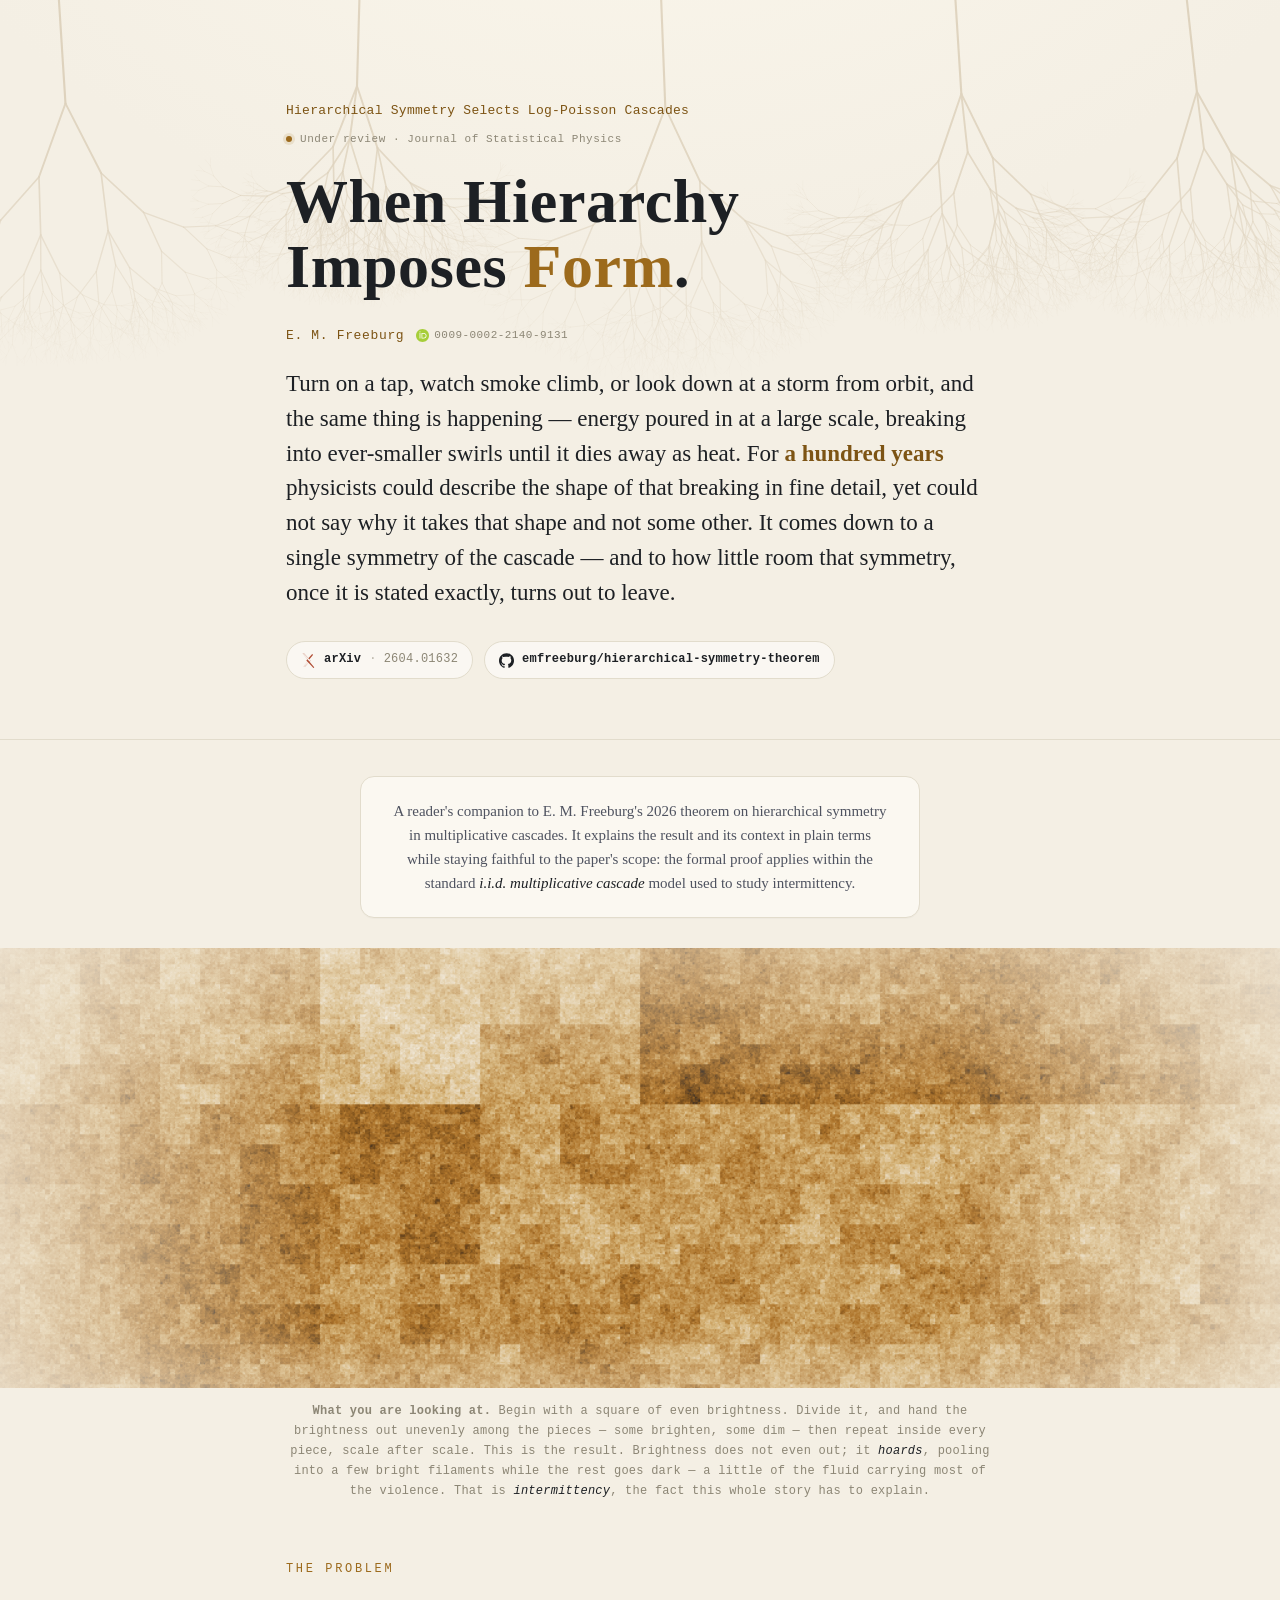
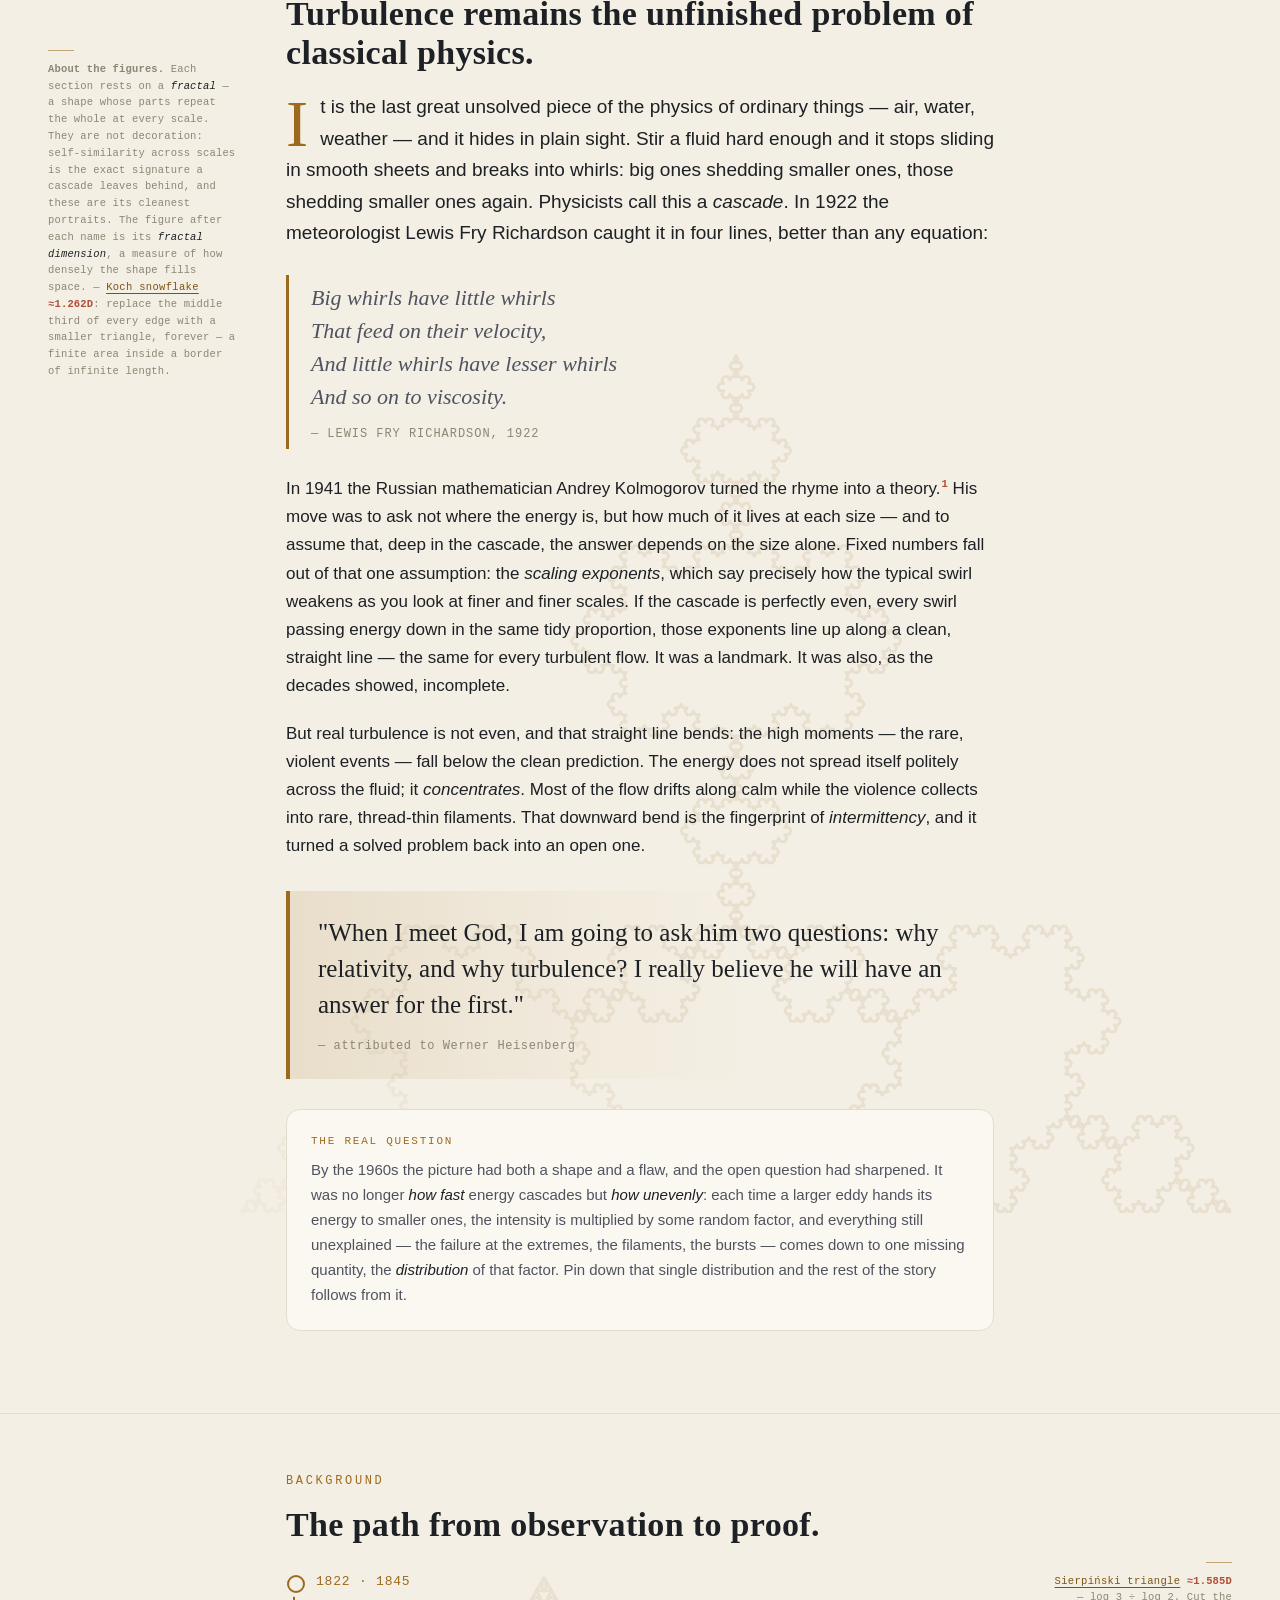
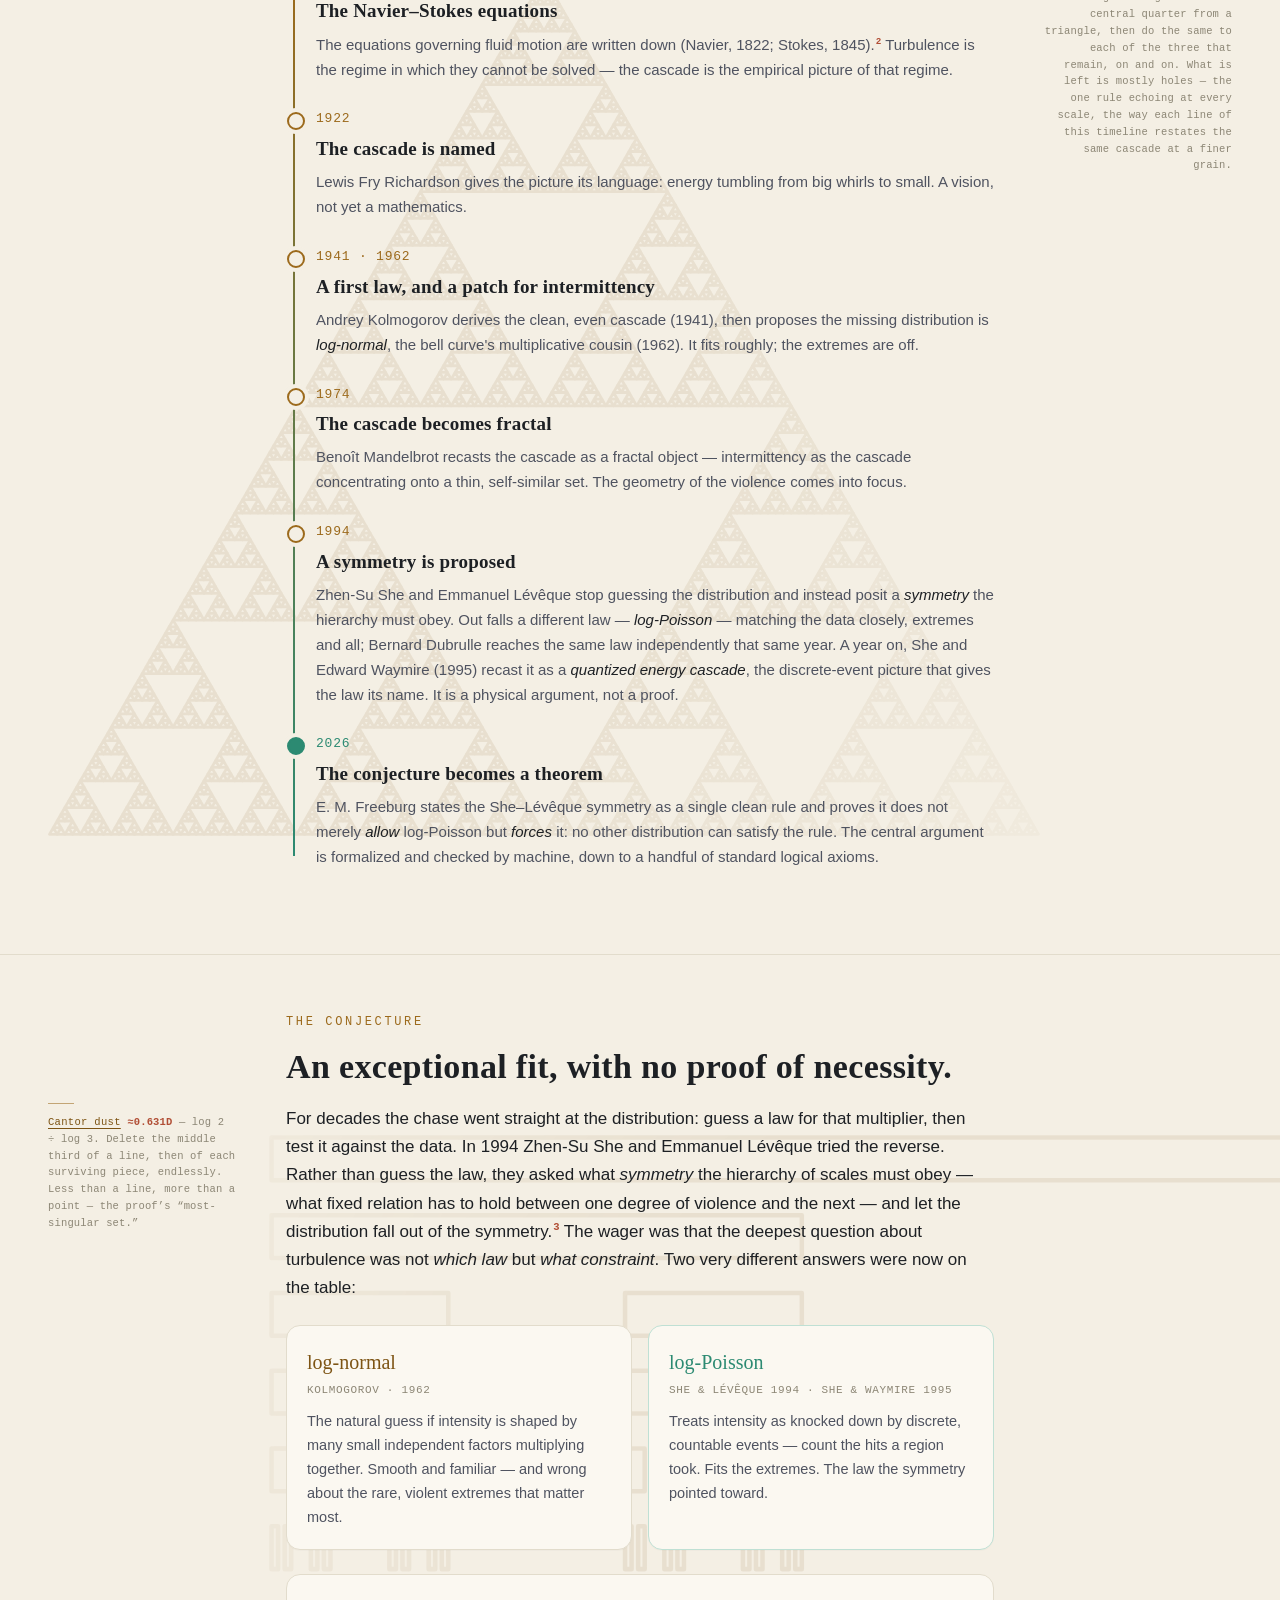
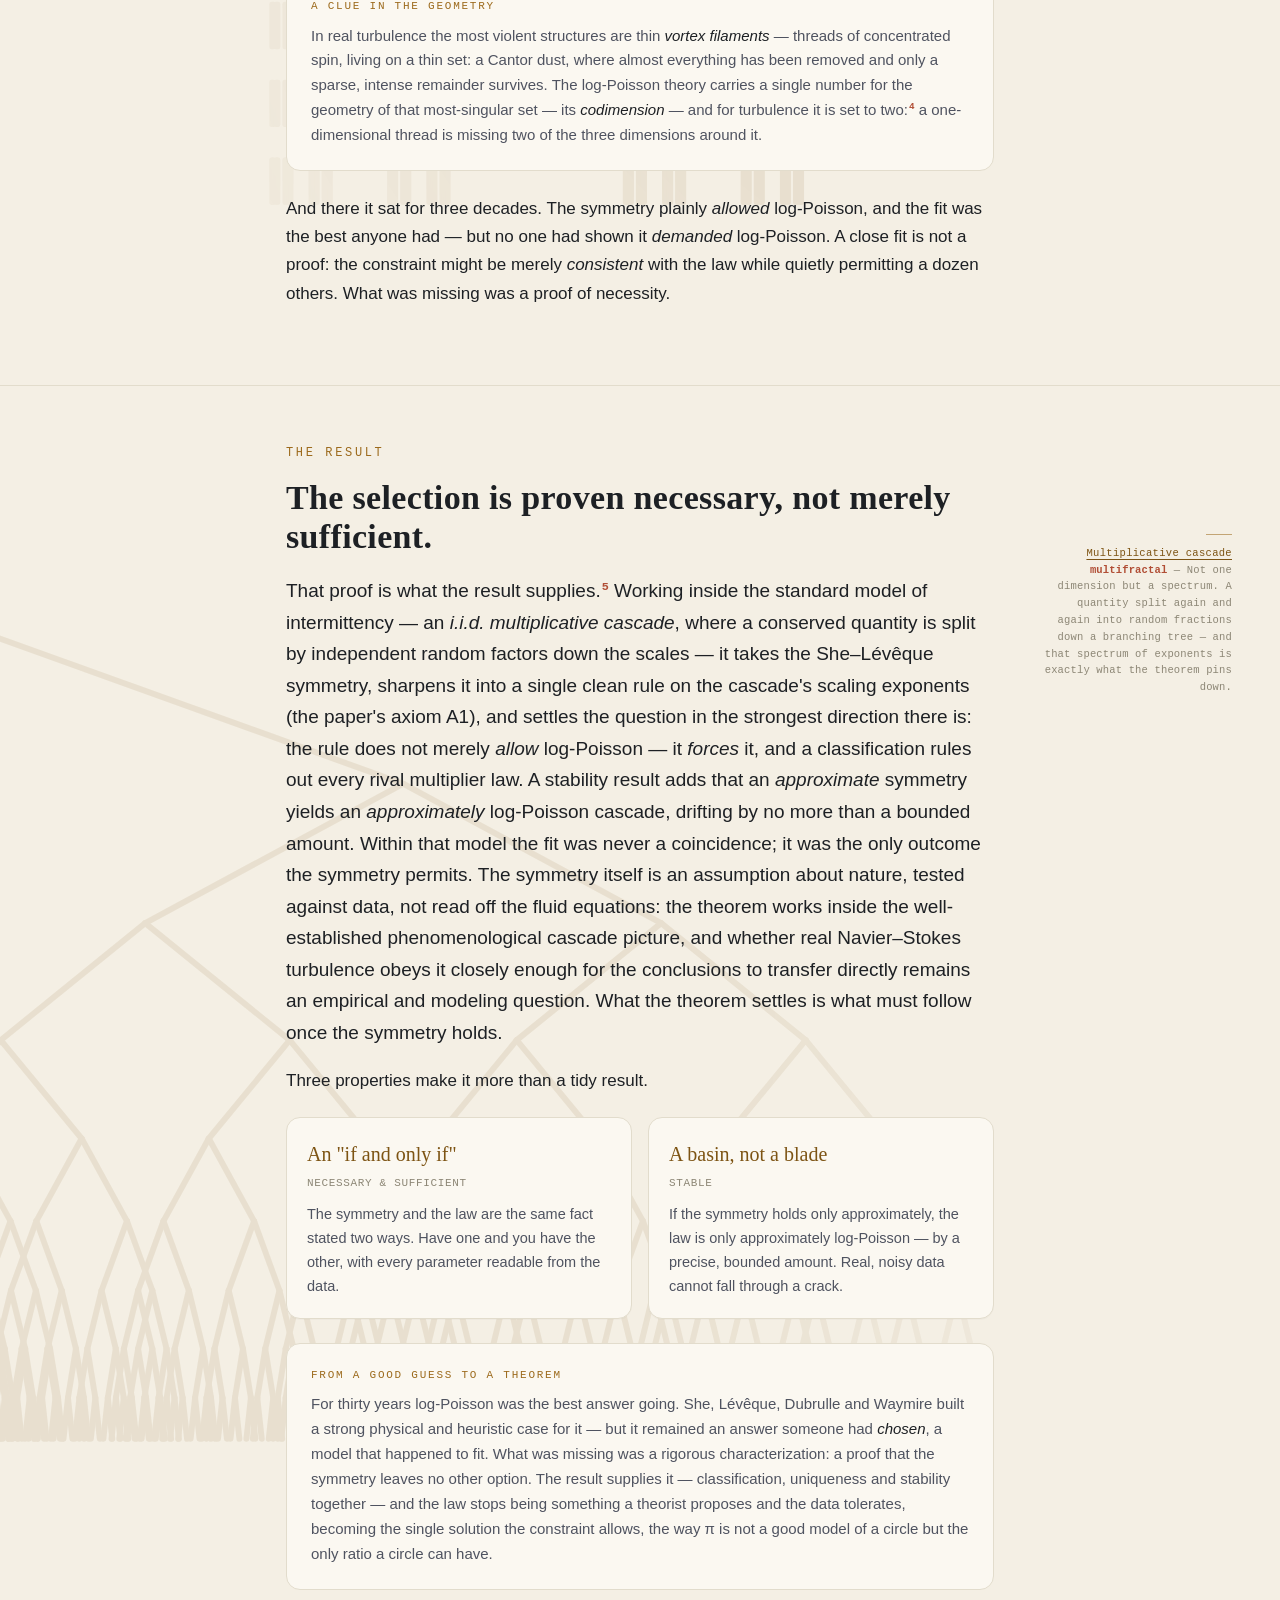
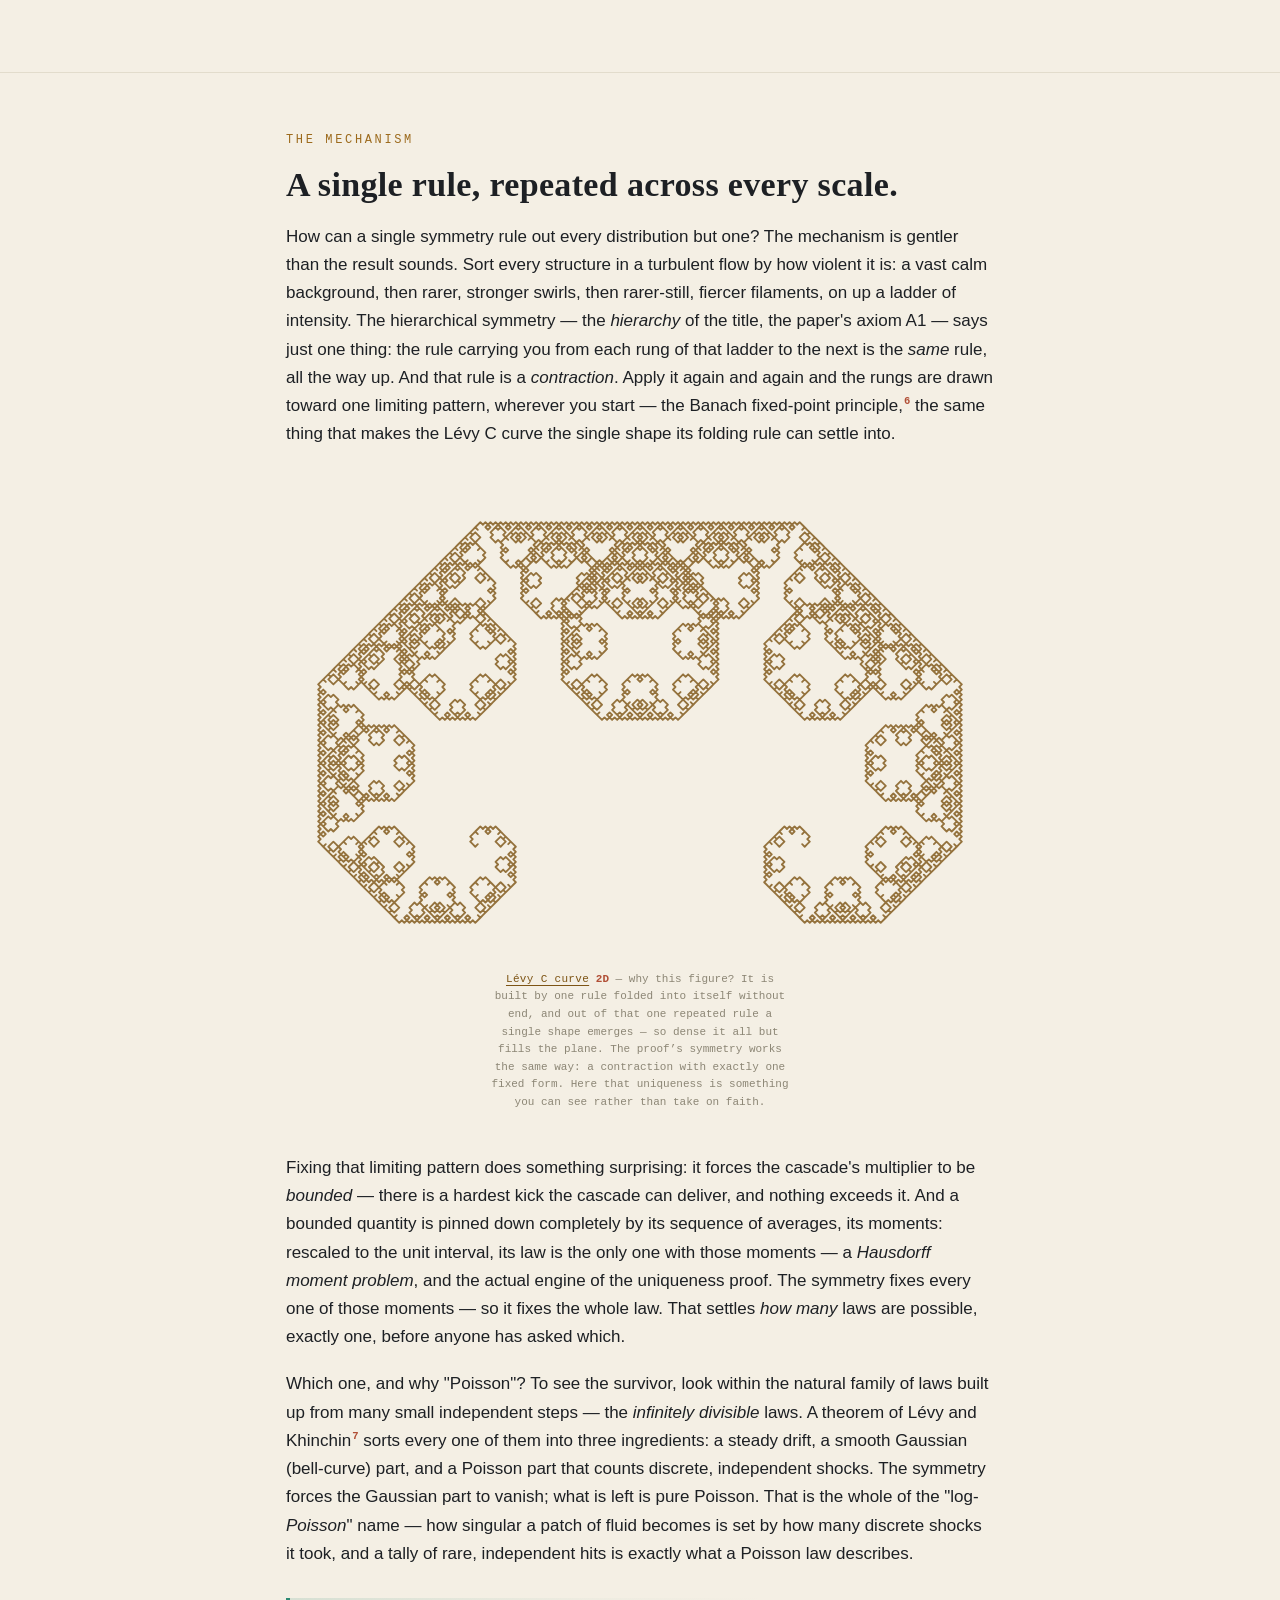
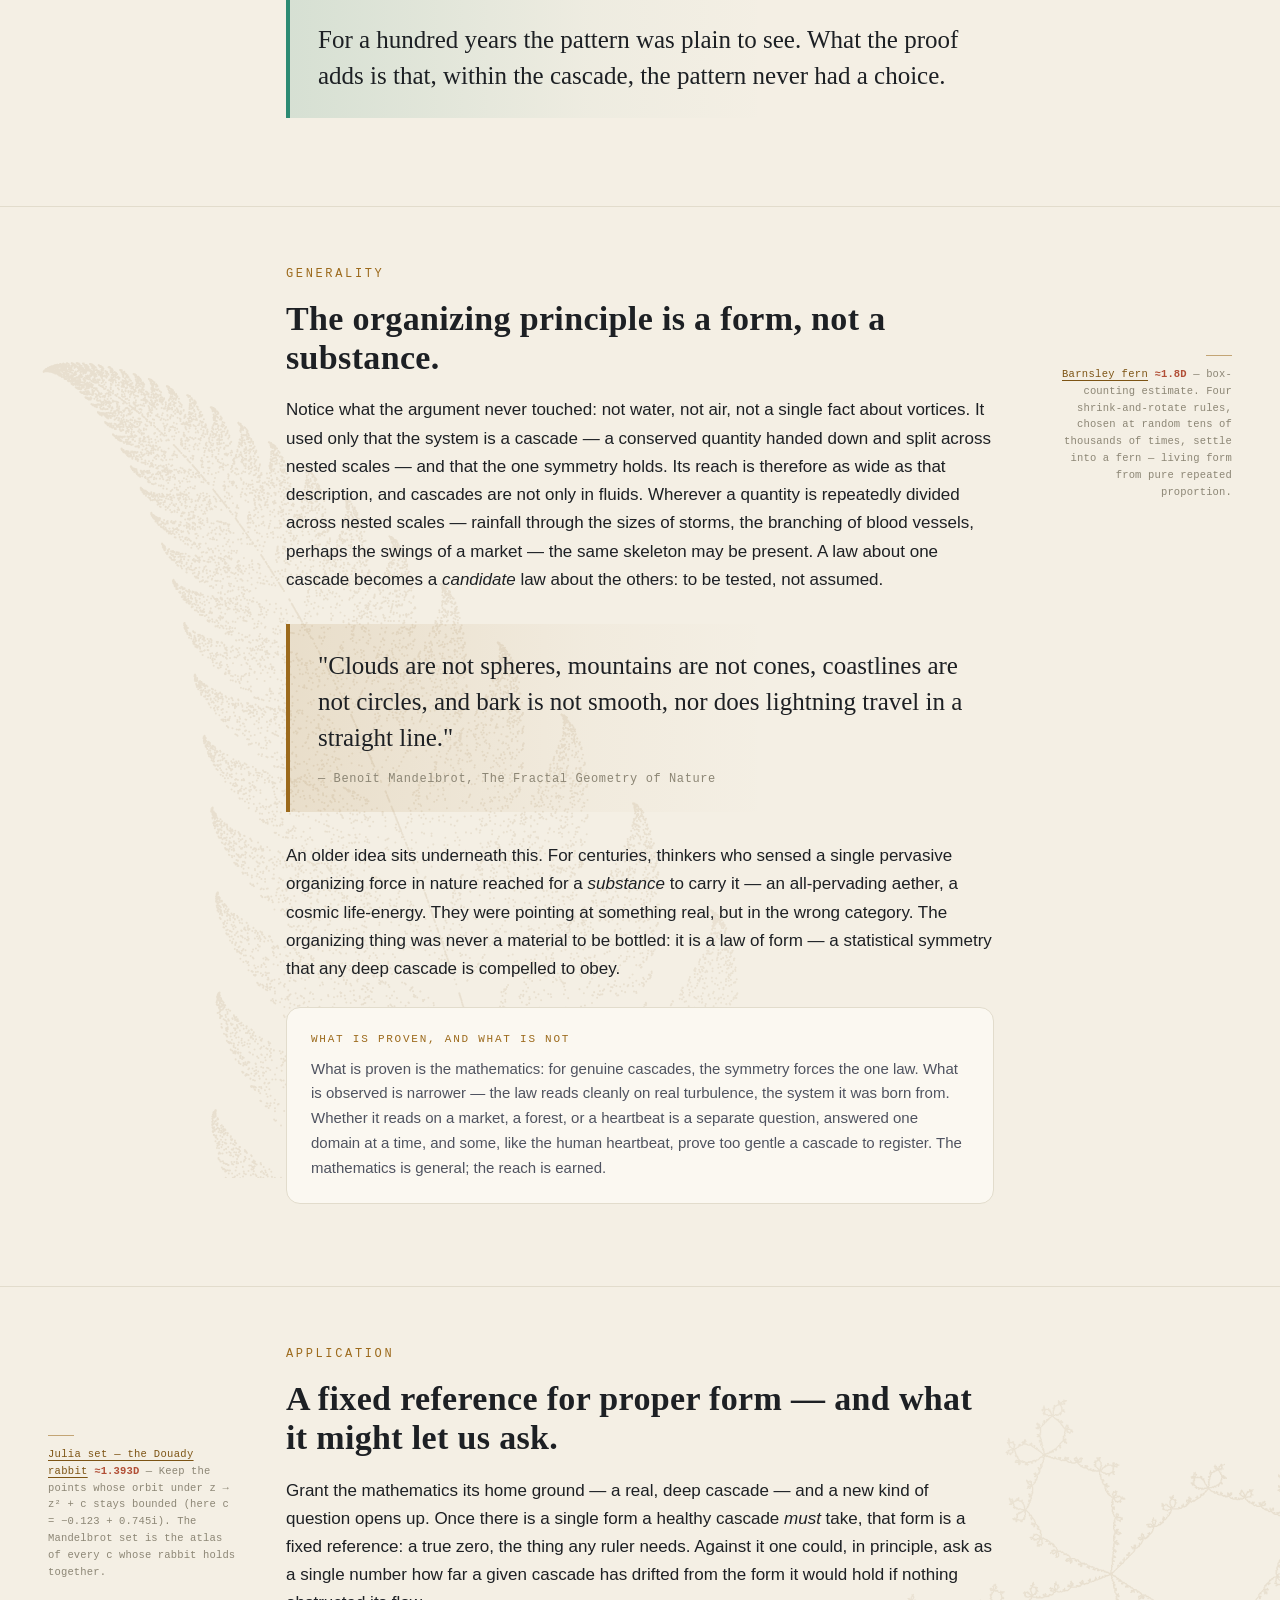
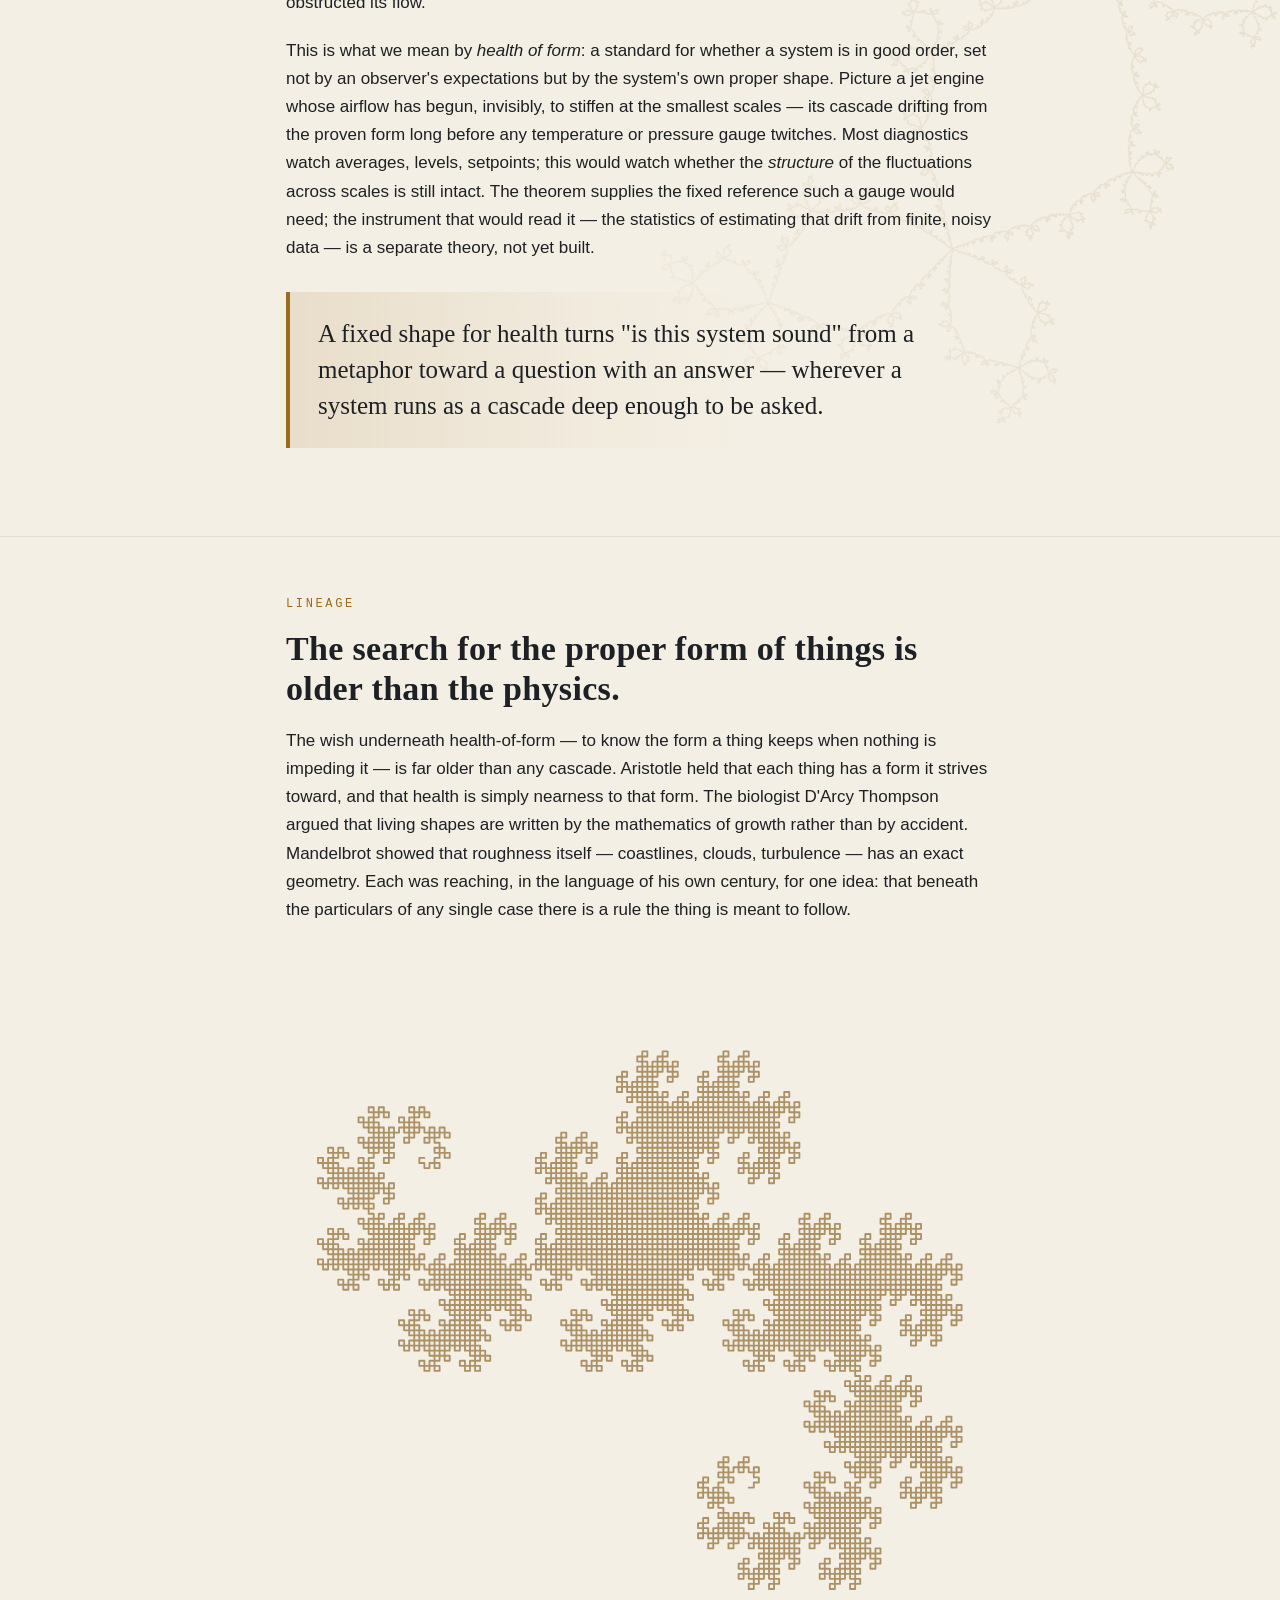
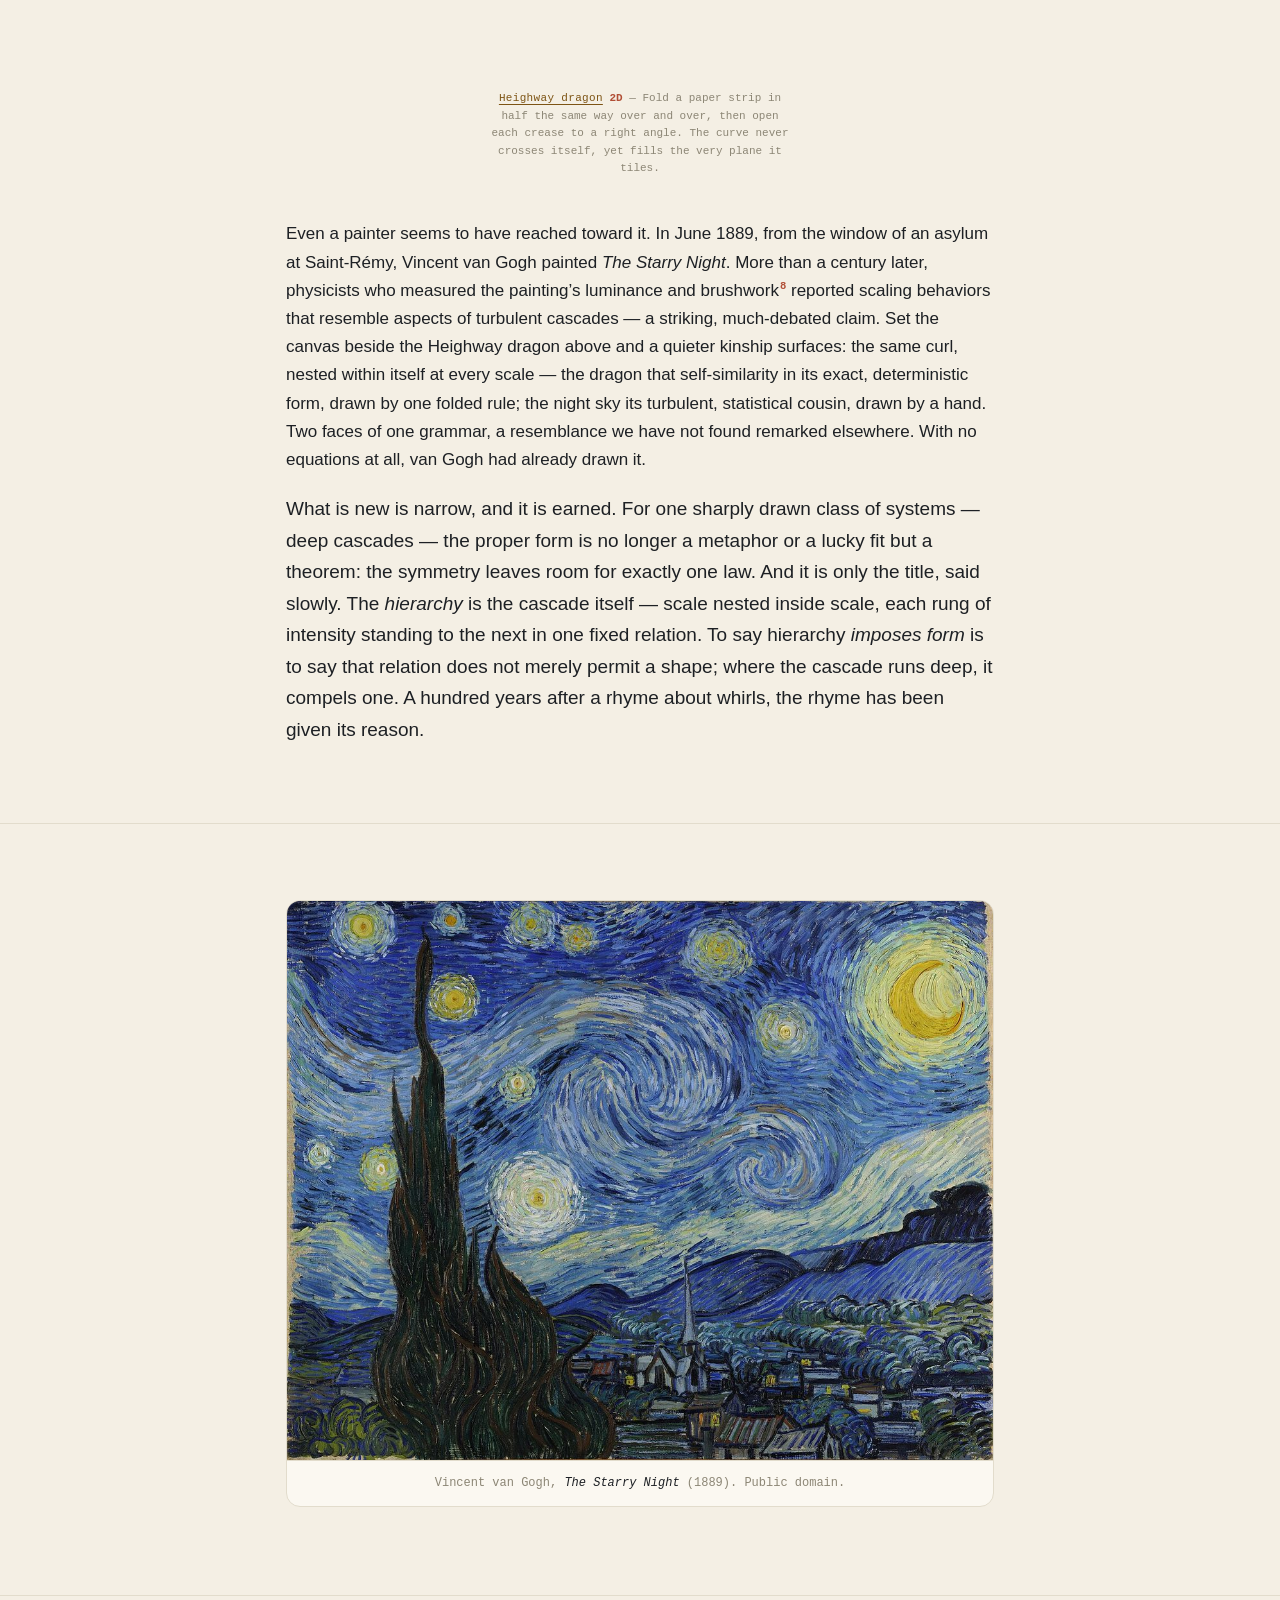
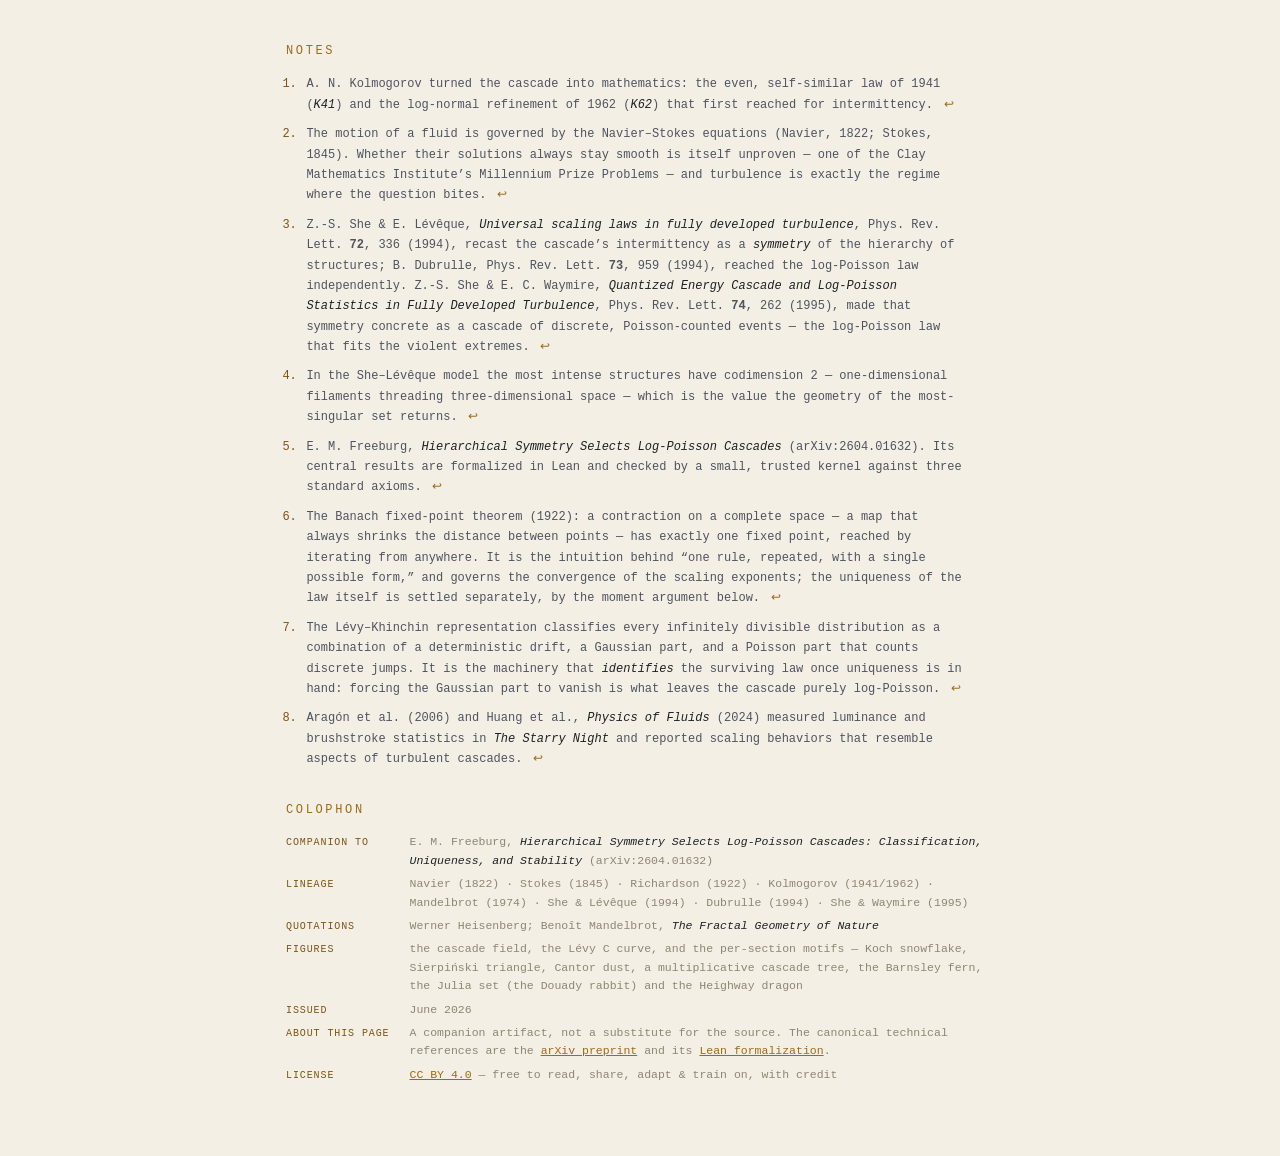
<file: index.html>
<!DOCTYPE html>
<html lang="en">
<head>
<meta charset="utf-8">
<meta name="viewport" content="width=device-width, initial-scale=1">
<title>Hierarchical Symmetry Selects Log-Poisson Cascades — A Reader's Companion</title>
<meta name="description" content="Why hierarchical symmetry forces the log-Poisson cascade — a reader&#x27;s companion to E. M. Freeburg&#x27;s classification, uniqueness, and stability theorem (arXiv:2604.01632).">
<meta name="author" content="E. M. Freeburg">
<meta name="robots" content="all, max-image-preview:large, max-snippet:-1, max-video-preview:-1">
<link rel="canonical" href="https://emfreeburg.github.io/hierarchical-symmetry-theorem/">
<meta name="theme-color" content="#9c6a1c">
<link rel="license" href="https://creativecommons.org/licenses/by/4.0/">
<!-- icons / PWA -->
<link rel="icon" href="favicon.ico" sizes="any">
<link rel="icon" type="image/svg+xml" href="favicon.svg">
<link rel="icon" type="image/png" sizes="32x32" href="favicon-32.png">
<link rel="icon" type="image/png" sizes="16x16" href="favicon-16.png">
<link rel="apple-touch-icon" href="apple-touch-icon.png">
<link rel="manifest" href="site.webmanifest">
<!-- open graph -->
<meta property="og:type" content="article">
<meta property="og:site_name" content="When Hierarchy Imposes Form">
<meta property="og:title" content="When Hierarchy Imposes Form">
<meta property="og:description" content="Why hierarchical symmetry forces the log-Poisson cascade — a reader&#x27;s companion to E. M. Freeburg&#x27;s classification, uniqueness, and stability theorem (arXiv:2604.01632).">
<meta property="og:url" content="https://emfreeburg.github.io/hierarchical-symmetry-theorem/">
<meta property="og:image" content="https://emfreeburg.github.io/hierarchical-symmetry-theorem/og-cover.png">
<meta property="og:image:width" content="1200">
<meta property="og:image:height" content="630">
<meta property="og:image:alt" content="When Hierarchy Imposes Form — E. M. Freeburg">
<!-- twitter -->
<meta name="twitter:card" content="summary_large_image">
<meta name="twitter:title" content="When Hierarchy Imposes Form">
<meta name="twitter:description" content="Why hierarchical symmetry forces the log-Poisson cascade — a reader&#x27;s companion to E. M. Freeburg&#x27;s classification, uniqueness, and stability theorem (arXiv:2604.01632).">
<meta name="twitter:image" content="https://emfreeburg.github.io/hierarchical-symmetry-theorem/og-cover.png">
<script type="application/ld+json">
{
  "@context": "https://schema.org",
  "@type": "Article",
  "headline": "When Hierarchy Imposes Form",
  "description": "Why hierarchical symmetry forces the log-Poisson cascade — a reader's companion to E. M. Freeburg's classification, uniqueness, and stability theorem (arXiv:2604.01632).",
  "image": "https://emfreeburg.github.io/hierarchical-symmetry-theorem/og-cover.png",
  "inLanguage": "en",
  "author": {
    "@type": "Person",
    "name": "E. M. Freeburg",
    "url": "https://orcid.org/0009-0002-2140-9131",
    "identifier": "https://orcid.org/0009-0002-2140-9131"
  },
  "about": [
    "turbulence",
    "intermittency",
    "multifractals",
    "log-Poisson cascades",
    "hierarchical symmetry"
  ],
  "isBasedOn": "https://arxiv.org/abs/2604.01632",
  "url": "https://emfreeburg.github.io/hierarchical-symmetry-theorem/",
  "mainEntityOfPage": "https://emfreeburg.github.io/hierarchical-symmetry-theorem/",
  "datePublished": "2026-06-28",
  "dateModified": "2026-06-28",
  "license": "https://creativecommons.org/licenses/by/4.0/",
  "isAccessibleForFree": true
}
</script>
  <link rel="stylesheet" href="css/style.css">
</head>
<body>

<div class="titlepage">
<header>
  <div class="hero-art"><img src="assets/hero-art.svg" alt="" aria-hidden="true"></div>
  <div class="wrap">
    <p class="eyebrow paper">Hierarchical Symmetry Selects Log-Poisson Cascades</p>
    <p class="paper-status"><span class="status-dot" aria-hidden="true"></span><a href="https://link.springer.com/journal/10955" target="_blank" rel="noopener">Under review · Journal of Statistical Physics</a></p>
    <h1>When Hierarchy<br>Imposes <span class="em">Form</span>.</h1>
    <p class="byline">E. M. Freeburg<a class="orcid-inline" href="https://orcid.org/0009-0002-2140-9131" target="_blank" rel="noopener" title="ORCID iD 0009-0002-2140-9131"><svg class="orcid-i" viewBox="0 0 256 256" aria-hidden="true"><path fill="#A6CE39" d="M256 128c0 70.7-57.3 128-128 128S0 198.7 0 128 57.3 0 128 0s128 57.3 128 128z"/><g fill="#fff"><path d="M86.3 186.2H70.9V79.1h15.4v107.1z"/><path d="M108.9 79.1h41.6c39.6 0 57 28.3 57 53.6 0 27.5-21.5 53.6-56.8 53.6h-41.8V79.1zm15.4 93.3h24.5c34.9 0 42.9-26.5 42.9-39.7 0-21.5-13.7-39.7-43.7-39.7h-23.7v79.4z"/><path d="M88.7 56.8c0 5.5-4.5 10.1-10.1 10.1-5.6 0-10.1-4.6-10.1-10.1 0-5.6 4.5-10.1 10.1-10.1 5.6 0 10.1 4.6 10.1 10.1z"/></g></svg><span>0009-0002-2140-9131</span></a></p>
    <p class="lede">Turn on a tap, watch smoke climb, or look down at a storm from orbit, and the same thing is happening — energy poured in at a large scale, breaking into ever-smaller swirls until it dies away as heat. For <b>a hundred years</b> physicists could describe the shape of that breaking in fine detail, yet could not say why it takes that shape and not some other. It comes down to a single symmetry of the cascade — and to how little room that symmetry, once it is stated exactly, turns out to leave.</p>
    <div class="ribbon">
      <a class="chip" href="https://arxiv.org/abs/2604.01632" target="_blank" rel="noopener"><svg class="chip-i arxiv" aria-hidden="true" fill="currentColor" viewBox="0 0 24 24" xmlns="http://www.w3.org/2000/svg"><path d="M3.8423 0a1.0037 1.0037 0 0 0-.922.6078c-.1536.3687-.0438.6275.2938 1.1113l6.9185 8.3597-1.0223 1.1058a1.0393 1.0393 0 0 0 .003 1.4229l1.2292 1.3135-5.4391 6.4444c-.2803.299-.4538.823-.2971 1.1986a1.0253 1.0253 0 0 0 .9585.635.9133.9133 0 0 0 .6891-.3405l5.783-6.126 7.4902 8.0051a.8527.8527 0 0 0 .6835.2597.9575.9575 0 0 0 .8777-.6138c.1577-.377-.017-.7502-.306-1.1407l-7.0518-8.3418 1.0632-1.13a.9626.9626 0 0 0 .0089-1.3165L4.6336.4639s-.3733-.4535-.768-.463zm0 .272h.0166c.2179.0052.4874.2715.5644.3639l.005.006.0052.0055 10.169 10.9905a.6915.6915 0 0 1-.0072.945l-1.0666 1.133-1.4982-1.7724-8.5994-10.39c-.3286-.472-.352-.6183-.2592-.841a.7307.7307 0 0 1 .6704-.4401Zm14.341 1.5701a.877.877 0 0 0-.6554.2418l-5.6962 6.1584 1.6944 1.8319 5.3089-6.5138c.3251-.4335.479-.6603.3247-1.0292a1.1205 1.1205 0 0 0-.9763-.689zm-7.6557 12.2823 1.3186 1.4135-5.7864 6.1295a.6494.6494 0 0 1-.4959.26.7516.7516 0 0 1-.706-.4669c-.1119-.2682.0359-.6864.2442-.9083l.0051-.0055.0047-.0055z"/></svg><span class="chip-l">arXiv</span><span class="chip-d">2604.01632</span></a>
      <a class="chip" href="https://github.com/emfreeburg/hierarchical-symmetry-theorem" target="_blank" rel="noopener"><svg class="chip-i github" aria-hidden="true" fill="currentColor" viewBox="0 0 24 24" xmlns="http://www.w3.org/2000/svg"><path d="M12 .297c-6.63 0-12 5.373-12 12 0 5.303 3.438 9.8 8.205 11.385.6.113.82-.258.82-.577 0-.285-.01-1.04-.015-2.04-3.338.724-4.042-1.61-4.042-1.61C4.422 18.07 3.633 17.7 3.633 17.7c-1.087-.744.084-.729.084-.729 1.205.084 1.838 1.236 1.838 1.236 1.07 1.835 2.809 1.305 3.495.998.108-.776.417-1.305.76-1.605-2.665-.3-5.466-1.332-5.466-5.93 0-1.31.465-2.38 1.235-3.22-.135-.303-.54-1.523.105-3.176 0 0 1.005-.322 3.3 1.23.96-.267 1.98-.399 3-.405 1.02.006 2.04.138 3 .405 2.28-1.552 3.285-1.23 3.285-1.23.645 1.653.24 2.873.12 3.176.765.84 1.23 1.91 1.23 3.22 0 4.61-2.805 5.625-5.475 5.92.42.36.81 1.096.81 2.22 0 1.606-.015 2.896-.015 3.286 0 .315.21.69.825.57C20.565 22.092 24 17.592 24 12.297c0-6.627-5.373-12-12-12"/></svg><span class="chip-l">emfreeburg/hierarchical-symmetry-theorem</span></a>
    </div>
  </div>
</header>


<div class="framing"><div class="wrap"><p>A reader's companion to E. M. Freeburg's 2026 theorem on hierarchical symmetry in multiplicative cascades. It explains the result and its context in plain terms while staying faithful to the paper's scope: the formal proof applies within the standard <em>i.i.d. multiplicative cascade</em> model used to study intermittency.</p></div></div>

<figure class="band bleed">
  <img src="assets/cascade-field.png" alt="A multiplicative cascade — a multifractal measure">
  <div class="grad"></div>
  <figcaption><b>What you are looking at.</b> Begin with a square of even brightness. Divide it, and hand the brightness out unevenly among the pieces — some brighten, some dim — then repeat inside every piece, scale after scale. This is the result. Brightness does not even out; it <em>hoards</em>, pooling into a few bright filaments while the rest goes dark — a little of the fluid carrying most of the violence. That is <em>intermittency</em>, the fact this whole story has to explain.</figcaption>
</figure>
</div>

<section>
  <div class="wrap">
    <p class="kicker">The problem</p>
    <h2>Turbulence remains the unfinished problem of classical physics.</h2>
    <p class="drop big">It is the last great unsolved piece of the physics of ordinary things — air, water, weather — and it hides in plain sight. Stir a fluid hard enough and it stops sliding in smooth sheets and breaks into whirls: big ones shedding smaller ones, those shedding smaller ones again. Physicists call this a <em>cascade</em>. In 1922 the meteorologist Lewis Fry Richardson caught it in four lines, better than any equation:</p>
    <div class="rhyme">Big whirls have little whirls<br>That feed on their velocity,<br>And little whirls have lesser whirls<br>And so on to viscosity.<span class="who">— Lewis Fry Richardson, 1922</span></div>
    <p>In 1941 the Russian mathematician Andrey Kolmogorov turned the rhyme into a theory.<sup class="fn"><a id="fnref1" href="#fn1">1</a></sup> His move was to ask not where the energy is, but how much of it lives at each size — and to assume that, deep in the cascade, the answer depends on the size alone. Fixed numbers fall out of that one assumption: the <em>scaling exponents</em>, which say precisely how the typical swirl weakens as you look at finer and finer scales. If the cascade is perfectly even, every swirl passing energy down in the same tidy proportion, those exponents line up along a clean, straight line — the same for every turbulent flow. It was a landmark. It was also, as the decades showed, incomplete.</p>
    <p>But real turbulence is not even, and that straight line bends: the high moments — the rare, violent events — fall below the clean prediction. The energy does not spread itself politely across the fluid; it <em>concentrates</em>. Most of the flow drifts along calm while the violence collects into rare, thread-thin filaments. That downward bend is the fingerprint of <em>intermittency</em>, and it turned a solved problem back into an open one.</p>
    <div class="pull">"When I meet God, I am going to ask him two questions: why relativity, and why turbulence? I really believe he will have an answer for the first."<span class="cite">— attributed to Werner Heisenberg</span></div>
    <div class="aside">
      <div class="lab">The real question</div>
      <p>By the 1960s the picture had both a shape and a flaw, and the open question had sharpened. It was no longer <em>how fast</em> energy cascades but <em>how unevenly</em>: each time a larger eddy hands its energy to smaller ones, the intensity is multiplied by some random factor, and everything still unexplained — the failure at the extremes, the filaments, the bursts — comes down to one missing quantity, the <em>distribution</em> of that factor. Pin down that single distribution and the rest of the story follows from it.</p>
    </div>
    <aside class="frac-cite"><b>About the figures.</b> Each section rests on a <em>fractal</em> &mdash; a shape whose parts repeat the whole at every scale. They are not decoration: self-similarity across scales is the exact signature a cascade leaves behind, and these are its cleanest portraits. The figure after each name is its <em>fractal dimension</em>, a measure of how densely the shape fills space. &mdash; <span class="nm">Koch snowflake</span> <b class="dim">&asymp;1.262D</b>: replace the middle third of every edge with a smaller triangle, forever &mdash; a finite area inside a border of infinite length.</aside>
  </div>
</section>
<section>
  <div class="wrap">
    <p class="kicker">Background</p>
    <h2>The path from observation to proof.</h2>
    <div class="tl">
      <div class="ev"><div class="yr">1822 · 1845</div><h3>The Navier–Stokes equations</h3><p>The equations governing fluid motion are written down (Navier, 1822; Stokes, 1845).<sup class="fn"><a id="fnref2" href="#fn2">2</a></sup> Turbulence is the regime in which they cannot be solved — the cascade is the empirical picture of that regime.</p></div>
      <div class="ev"><div class="yr">1922</div><h3>The cascade is named</h3><p>Lewis Fry Richardson gives the picture its language: energy tumbling from big whirls to small. A vision, not yet a mathematics.</p></div>
      <div class="ev"><div class="yr">1941 · 1962</div><h3>A first law, and a patch for intermittency</h3><p>Andrey Kolmogorov derives the clean, even cascade (1941), then proposes the missing distribution is <em>log-normal</em>, the bell curve's multiplicative cousin (1962). It fits roughly; the extremes are off.</p></div>
      <div class="ev"><div class="yr">1974</div><h3>The cascade becomes fractal</h3><p>Benoît Mandelbrot recasts the cascade as a fractal object — intermittency as the cascade concentrating onto a thin, self-similar set. The geometry of the violence comes into focus.</p></div>
      <div class="ev"><div class="yr">1994</div><h3>A symmetry is proposed</h3><p>Zhen-Su She and Emmanuel Lévêque stop guessing the distribution and instead posit a <em>symmetry</em> the hierarchy must obey. Out falls a different law — <em>log-Poisson</em> — matching the data closely, extremes and all; Bernard Dubrulle reaches the same law independently that same year. A year on, She and Edward Waymire (1995) recast it as a <em>quantized energy cascade</em>, the discrete-event picture that gives the law its name. It is a physical argument, not a proof.</p></div>
      <div class="ev cap"><div class="yr">2026</div><h3>The conjecture becomes a theorem</h3><p>E. M. Freeburg states the She&ndash;L&eacute;v&ecirc;que symmetry as a single clean rule and proves it does not merely <em>allow</em> log-Poisson but <em>forces</em> it: no other distribution can satisfy the rule. The central argument is formalized and checked by machine, down to a handful of standard logical axioms.</p></div>
    </div>
    <aside class="frac-cite"><span class="nm">Sierpi&#324;ski triangle</span> <b class="dim">&asymp;1.585D</b> &mdash; log&nbsp;3 &divide; log&nbsp;2. Cut the central quarter from a triangle, then do the same to each of the three that remain, on and on. What is left is mostly holes &mdash; the one rule echoing at every scale, the way each line of this timeline restates the same cascade at a finer grain.</aside>
  </div>
</section>
<section>
  <div class="wrap">
    <p class="kicker">The conjecture</p>
    <h2>An exceptional fit, with no proof of necessity.</h2>
    <p>For decades the chase went straight at the distribution: guess a law for that multiplier, then test it against the data. In 1994 Zhen-Su She and Emmanuel Lévêque tried the reverse. Rather than guess the law, they asked what <em>symmetry</em> the hierarchy of scales must obey — what fixed relation has to hold between one degree of violence and the next — and let the distribution fall out of the symmetry.<sup class="fn"><a id="fnref3" href="#fn3">3</a></sup> The wager was that the deepest question about turbulence was not <em>which law</em> but <em>what constraint</em>. Two very different answers were now on the table:</p>
    <div class="vs">
      <div class="ch"><div class="nm">log-normal</div><div class="sub">Kolmogorov · 1962</div><p>The natural guess if intensity is shaped by many small independent factors multiplying together. Smooth and familiar — and wrong about the rare, violent extremes that matter most.</p></div>
      <div class="ch win"><div class="nm">log-Poisson</div><div class="sub">She &amp; Lévêque 1994 · She &amp; Waymire 1995</div><p>Treats intensity as knocked down by discrete, countable events — count the hits a region took. Fits the extremes. The law the symmetry pointed toward.</p></div>
    </div>
    <div class="aside">
      <div class="lab">A clue in the geometry</div>
      <p>In real turbulence the most violent structures are thin <em>vortex filaments</em> — threads of concentrated spin, living on a thin set: a Cantor dust, where almost everything has been removed and only a sparse, intense remainder survives. The log-Poisson theory carries a single number for the geometry of that most-singular set — its <em>codimension</em> — and for turbulence it is set to two:<sup class="fn"><a id="fnref4" href="#fn4">4</a></sup> a one-dimensional thread is missing two of the three dimensions around it.</p>
    </div>
    <p>And there it sat for three decades. The symmetry plainly <em>allowed</em> log-Poisson, and the fit was the best anyone had — but no one had shown it <em>demanded</em> log-Poisson. A close fit is not a proof: the constraint might be merely <em>consistent</em> with the law while quietly permitting a dozen others. What was missing was a proof of necessity.</p>
    <aside class="frac-cite"><span class="nm">Cantor dust</span> <b class="dim">&asymp;0.631D</b> &mdash; log&nbsp;2 &divide; log&nbsp;3. Delete the middle third of a line, then of each surviving piece, endlessly. Less than a line, more than a point &mdash; the proof&rsquo;s &ldquo;most-singular set.&rdquo;</aside>
  </div>
</section>
<section>
  <div class="wrap">
    <p class="kicker">The result</p>
    <h2>The selection is proven necessary, not merely sufficient.</h2>
    <p class="big">That proof is what the result supplies.<sup class="fn"><a id="fnref5" href="#fn5">5</a></sup> Working inside the standard model of intermittency — an <em>i.i.d. multiplicative cascade</em>, where a conserved quantity is split by independent random factors down the scales — it takes the She–Lévêque symmetry, sharpens it into a single clean rule on the cascade's scaling exponents (the paper's axiom A1), and settles the question in the strongest direction there is: the rule does not merely <em>allow</em> log-Poisson — it <em>forces</em> it, and a classification rules out every rival multiplier law. A stability result adds that an <em>approximate</em> symmetry yields an <em>approximately</em> log-Poisson cascade, drifting by no more than a bounded amount. Within that model the fit was never a coincidence; it was the only outcome the symmetry permits. The symmetry itself is an assumption about nature, tested against data, not read off the fluid equations: the theorem works inside the well-established phenomenological cascade picture, and whether real Navier–Stokes turbulence obeys it closely enough for the conclusions to transfer directly remains an empirical and modeling question. What the theorem settles is what must follow once the symmetry holds.</p>
    <p>Three properties make it more than a tidy result.</p>
    <div class="vs">
      <div class="ch"><div class="nm">An "if and only if"</div><div class="sub">necessary &amp; sufficient</div><p>The symmetry and the law are the same fact stated two ways. Have one and you have the other, with every parameter readable from the data.</p></div>
      <div class="ch"><div class="nm">A basin, not a blade</div><div class="sub">stable</div><p>If the symmetry holds only approximately, the law is only approximately log-Poisson — by a precise, bounded amount. Real, noisy data cannot fall through a crack.</p></div>
    </div>
    <div class="aside">
      <div class="lab">From a good guess to a theorem</div>
      <p>For thirty years log-Poisson was the best answer going. She, Lévêque, Dubrulle and Waymire built a strong physical and heuristic case for it — but it remained an answer someone had <em>chosen</em>, a model that happened to fit. What was missing was a rigorous characterization: a proof that the symmetry leaves no other option. The result supplies it — classification, uniqueness and stability together — and the law stops being something a theorist proposes and the data tolerates, becoming the single solution the constraint allows, the way π is not a good model of a circle but the only ratio a circle can have.</p>
    </div>
    <aside class="frac-cite"><span class="nm">Multiplicative cascade</span> <b class="dim">multifractal</b> &mdash; Not one dimension but a spectrum. A quantity split again and again into random fractions down a branching tree &mdash; and that spectrum of exponents is exactly what the theorem pins down.</aside>
  </div>
</section>
<section>
  <div class="wrap">
    <p class="kicker">The mechanism</p>
    <h2>A single rule, repeated across every scale.</h2>
    <p>How can a single symmetry rule out every distribution but one? The mechanism is gentler than the result sounds. Sort every structure in a turbulent flow by how violent it is: a vast calm background, then rarer, stronger swirls, then rarer-still, fiercer filaments, on up a ladder of intensity. The hierarchical symmetry — the <em>hierarchy</em> of the title, the paper's axiom A1 — says just one thing: the rule carrying you from each rung of that ladder to the next is the <em>same</em> rule, all the way up. And that rule is a <em>contraction</em>. Apply it again and again and the rungs are drawn toward one limiting pattern, wherever you start — the Banach fixed-point principle,<sup class="fn"><a id="fnref6" href="#fn6">6</a></sup> the same thing that makes the Lévy C curve the single shape its folding rule can settle into.</p>
    <figure class="frac-fig flat"><img src="assets/levy-c.svg" alt="The Lévy C curve"><figcaption><span class="nm">Lévy C curve</span> <b class="dim">2D</b> &mdash; why this figure? It is built by one rule folded into itself without end, and out of that one repeated rule a single shape emerges — so dense it all but fills the plane. The proof&rsquo;s symmetry works the same way: a contraction with exactly one fixed form. Here that uniqueness is something you can see rather than take on faith.</figcaption></figure>
    <p>Fixing that limiting pattern does something surprising: it forces the cascade's multiplier to be <em>bounded</em> — there is a hardest kick the cascade can deliver, and nothing exceeds it. And a bounded quantity is pinned down completely by its sequence of averages, its moments: rescaled to the unit interval, its law is the only one with those moments — a <em>Hausdorff moment problem</em>, and the actual engine of the uniqueness proof. The symmetry fixes every one of those moments — so it fixes the whole law. That settles <em>how many</em> laws are possible, exactly one, before anyone has asked which.</p>
    <p>Which one, and why "Poisson"? To see the survivor, look within the natural family of laws built up from many small independent steps — the <em>infinitely divisible</em> laws. A theorem of Lévy and Khinchin<sup class="fn"><a id="fnref7" href="#fn7">7</a></sup> sorts every one of them into three ingredients: a steady drift, a smooth Gaussian (bell-curve) part, and a Poisson part that counts discrete, independent shocks. The symmetry forces the Gaussian part to vanish; what is left is pure Poisson. That is the whole of the "log-<em>Poisson</em>" name — how singular a patch of fluid becomes is set by how many discrete shocks it took, and a tally of rare, independent hits is exactly what a Poisson law describes.</p>
    <div class="pull teal">For a hundred years the pattern was plain to see. What the proof adds is that, within the cascade, the pattern never had a choice.</div>
  </div>
</section>
<section>
  <div class="wrap">
    <p class="kicker">Generality</p>
    <h2>The organizing principle is a form, not a substance.</h2>
    <p>Notice what the argument never touched: not water, not air, not a single fact about vortices. It used only that the system is a cascade — a conserved quantity handed down and split across nested scales — and that the one symmetry holds. Its reach is therefore as wide as that description, and cascades are not only in fluids. Wherever a quantity is repeatedly divided across nested scales — rainfall through the sizes of storms, the branching of blood vessels, perhaps the swings of a market — the same skeleton may be present. A law about one cascade becomes a <em>candidate</em> law about the others: to be tested, not assumed.</p>
    <div class="pull">"Clouds are not spheres, mountains are not cones, coastlines are not circles, and bark is not smooth, nor does lightning travel in a straight line."<span class="cite">— Benoît Mandelbrot, The Fractal Geometry of Nature</span></div>
    <p>An older idea sits underneath this. For centuries, thinkers who sensed a single pervasive organizing force in nature reached for a <em>substance</em> to carry it — an all-pervading aether, a cosmic life-energy. They were pointing at something real, but in the wrong category. The organizing thing was never a material to be bottled: it is a law of form — a statistical symmetry that any deep cascade is compelled to obey.</p>
    <div class="aside">
      <div class="lab">What is proven, and what is not</div>
      <p>What is proven is the mathematics: for genuine cascades, the symmetry forces the one law. What is observed is narrower — the law reads cleanly on real turbulence, the system it was born from. Whether it reads on a market, a forest, or a heartbeat is a separate question, answered one domain at a time, and some, like the human heartbeat, prove too gentle a cascade to register. The mathematics is general; the reach is earned.</p>
    </div>
    <aside class="frac-cite"><span class="nm">Barnsley fern</span> <b class="dim">&asymp;1.8D</b> &mdash; box-counting estimate. Four shrink-and-rotate rules, chosen at random tens of thousands of times, settle into a fern &mdash; living form from pure repeated proportion.</aside>
  </div>
</section>
<section>
  <div class="wrap">
    <p class="kicker">Application</p>
    <h2>A fixed reference for proper form — and what it might let us ask.</h2>
    <p>Grant the mathematics its home ground — a real, deep cascade — and a new kind of question opens up. Once there is a single form a healthy cascade <em>must</em> take, that form is a fixed reference: a true zero, the thing any ruler needs. Against it one could, in principle, ask as a single number how far a given cascade has drifted from the form it would hold if nothing obstructed its flow.</p>
    <p>This is what we mean by <em>health of form</em>: a standard for whether a system is in good order, set not by an observer's expectations but by the system's own proper shape. Picture a jet engine whose airflow has begun, invisibly, to stiffen at the smallest scales — its cascade drifting from the proven form long before any temperature or pressure gauge twitches. Most diagnostics watch averages, levels, setpoints; this would watch whether the <em>structure</em> of the fluctuations across scales is still intact. The theorem supplies the fixed reference such a gauge would need; the instrument that would read it — the statistics of estimating that drift from finite, noisy data — is a separate theory, not yet built.</p>
    <div class="pull">A fixed shape for health turns "is this system sound" from a metaphor toward a question with an answer — wherever a system runs as a cascade deep enough to be asked.</div>
    <aside class="frac-cite"><span class="nm">Julia set &mdash; the Douady rabbit</span> <b class="dim">&asymp;1.393D</b> &mdash; Keep the points whose orbit under z &rarr; z&sup2; + c stays bounded (here c = &minus;0.123 + 0.745i). The Mandelbrot set is the atlas of every c whose rabbit holds together.</aside>
  </div>
</section>
<section>
  <div class="wrap">
    <p class="kicker">Lineage</p>
    <h2>The search for the proper form of things is older than the physics.</h2>
    <p>The wish underneath health-of-form — to know the form a thing keeps when nothing is impeding it — is far older than any cascade. Aristotle held that each thing has a form it strives toward, and that health is simply nearness to that form. The biologist D'Arcy Thompson argued that living shapes are written by the mathematics of growth rather than by accident. Mandelbrot showed that roughness itself — coastlines, clouds, turbulence — has an exact geometry. Each was reaching, in the language of his own century, for one idea: that beneath the particulars of any single case there is a rule the thing is meant to follow.</p>
    <figure class="frac-fig"><img src="assets/dragon.svg" alt="Heighway dragon — a paper-fold curve that tiles the plane"><figcaption><span class="nm">Heighway dragon</span> <b class="dim">2D</b> &mdash; Fold a paper strip in half the same way over and over, then open each crease to a right angle. The curve never crosses itself, yet fills the very plane it tiles.</figcaption></figure>
    <p>Even a painter seems to have reached toward it. In June 1889, from the window of an asylum at Saint-Rémy, Vincent van Gogh painted <em>The Starry Night</em>. More than a century later, physicists who measured the painting’s luminance and brushwork<sup class="fn"><a id="fnref8" href="#fn8">8</a></sup> reported scaling behaviors that resemble aspects of turbulent cascades — a striking, much-debated claim. Set the canvas beside the Heighway dragon above and a quieter kinship surfaces: the same curl, nested within itself at every scale — the dragon that self-similarity in its exact, deterministic form, drawn by one folded rule; the night sky its turbulent, statistical cousin, drawn by a hand. Two faces of one grammar, a resemblance we have not found remarked elsewhere. With no equations at all, van Gogh had already drawn it.</p>
    <p class="big">What is new is narrow, and it is earned. For one sharply drawn class of systems — deep cascades — the proper form is no longer a metaphor or a lucky fit but a theorem: the symmetry leaves room for exactly one law. And it is only the title, said slowly. The <em>hierarchy</em> is the cascade itself — scale nested inside scale, each rung of intensity standing to the next in one fixed relation. To say hierarchy <em>imposes form</em> is to say that relation does not merely permit a shape; where the cascade runs deep, it compels one. A hundred years after a rhyme about whirls, the rhyme has been given its reason.</p>
  </div>
</section>

<div class="plate">
  <div class="wrap">
    <figure class="inset"><img style="height:auto;width:100%;object-fit:contain;display:block" src="assets/starry-night.jpg" alt="Vincent van Gogh, The Starry Night (1889)"><figcaption>Vincent van Gogh, <em>The Starry Night</em> (1889). Public domain.</figcaption></figure>
  </div>
</div>
<footer>
  <div class="wrap">
    <p class="kicker">Notes</p>
    <ol class="notes">
      <li id="fn1">A. N. Kolmogorov turned the cascade into mathematics: the even, self-similar law of 1941 (<em>K41</em>) and the log-normal refinement of 1962 (<em>K62</em>) that first reached for intermittency. <a class="fnback" href="#fnref1" aria-label="back to text">&#8617;</a></li>
      <li id="fn2">The motion of a fluid is governed by the Navier&ndash;Stokes equations (Navier, 1822; Stokes, 1845). Whether their solutions always stay smooth is itself unproven &mdash; one of the Clay Mathematics Institute&rsquo;s Millennium Prize Problems &mdash; and turbulence is exactly the regime where the question bites. <a class="fnback" href="#fnref2" aria-label="back to text">&#8617;</a></li>
      <li id="fn3">Z.-S. She &amp; E. L&eacute;v&ecirc;que, <em>Universal scaling laws in fully developed turbulence</em>, Phys. Rev. Lett. <strong>72</strong>, 336 (1994), recast the cascade&rsquo;s intermittency as a <em>symmetry</em> of the hierarchy of structures; B. Dubrulle, Phys. Rev. Lett. <strong>73</strong>, 959 (1994), reached the log-Poisson law independently. Z.-S. She &amp; E. C. Waymire, <em>Quantized Energy Cascade and Log-Poisson Statistics in Fully Developed Turbulence</em>, Phys. Rev. Lett. <strong>74</strong>, 262 (1995), made that symmetry concrete as a cascade of discrete, Poisson-counted events &mdash; the log-Poisson law that fits the violent extremes. <a class="fnback" href="#fnref3" aria-label="back to text">&#8617;</a></li>
      <li id="fn4">In the She&ndash;L&eacute;v&ecirc;que model the most intense structures have codimension&nbsp;2 &mdash; one-dimensional filaments threading three-dimensional space &mdash; which is the value the geometry of the most-singular set returns. <a class="fnback" href="#fnref4" aria-label="back to text">&#8617;</a></li>
      <li id="fn5">E. M. Freeburg, <em>Hierarchical Symmetry Selects Log-Poisson Cascades</em> (arXiv:2604.01632). Its central results are formalized in Lean and checked by a small, trusted kernel against three standard axioms. <a class="fnback" href="#fnref5" aria-label="back to text">&#8617;</a></li>
      <li id="fn6">The Banach fixed-point theorem (1922): a contraction on a complete space &mdash; a map that always shrinks the distance between points &mdash; has exactly one fixed point, reached by iterating from anywhere. It is the intuition behind &ldquo;one rule, repeated, with a single possible form,&rdquo; and governs the convergence of the scaling exponents; the uniqueness of the law itself is settled separately, by the moment argument below. <a class="fnback" href="#fnref6" aria-label="back to text">&#8617;</a></li>
      <li id="fn7">The L&eacute;vy&ndash;Khinchin representation classifies every infinitely divisible distribution as a combination of a deterministic drift, a Gaussian part, and a Poisson part that counts discrete jumps. It is the machinery that <em>identifies</em> the surviving law once uniqueness is in hand: forcing the Gaussian part to vanish is what leaves the cascade purely log-Poisson. <a class="fnback" href="#fnref7" aria-label="back to text">&#8617;</a></li>
      <li id="fn8">Arag&oacute;n et&nbsp;al. (2006) and Huang et&nbsp;al., <em>Physics of Fluids</em> (2024) measured luminance and brushstroke statistics in <em>The Starry Night</em> and reported scaling behaviors that resemble aspects of turbulent cascades. <a class="fnback" href="#fnref8" aria-label="back to text">&#8617;</a></li>
    </ol>
    <p class="kicker">Colophon</p>
    <dl class="colophon">
      <dt>Companion to</dt><dd>E. M. Freeburg, <em>Hierarchical Symmetry Selects Log-Poisson Cascades: Classification, Uniqueness, and Stability</em> (arXiv:2604.01632)</dd>
      <dt>Lineage</dt><dd>Navier (1822) · Stokes (1845) · Richardson (1922) · Kolmogorov (1941/1962) · Mandelbrot (1974) · She &amp; Lévêque (1994) · Dubrulle (1994) · She &amp; Waymire (1995)</dd>
      <dt>Quotations</dt><dd>Werner Heisenberg; Benoît Mandelbrot, <em>The Fractal Geometry of Nature</em></dd>
      <dt>Figures</dt><dd>the cascade field, the Lévy&nbsp;C curve, and the per-section motifs — Koch snowflake, Sierpiński triangle, Cantor dust, a multiplicative cascade tree, the Barnsley fern, the Julia set (the Douady rabbit) and the Heighway dragon</dd>
      <dt>Issued</dt><dd>June 2026</dd>
      <dt>About this page</dt><dd>A companion artifact, not a substitute for the source. The canonical technical references are the <a href="https://arxiv.org/abs/2604.01632" target="_blank" rel="noopener">arXiv preprint</a> and its <a href="https://github.com/emfreeburg/hierarchical-symmetry-theorem" target="_blank" rel="noopener">Lean formalization</a>.</dd>
      <dt>License</dt><dd><a href="https://creativecommons.org/licenses/by/4.0/" target="_blank" rel="license noopener">CC BY 4.0</a> — free to read, share, adapt &amp; train on, with credit</dd>
    </dl>
  </div>
</footer>

</body>
</html>
</file>
<file: css/style.css>
/* When Hierarchy Imposes Form — stylesheet (de-inlined from the single-file artifact). */
  :root{
    --bg:#f4efe4; --panel:#fbf8f1; --panel2:#efe9db;
    --ink:#1d2024; --ink-soft:#4f5360; --ink-faint:#8c8675;
    --gold:#9c6a1c; --gold-soft:#7d5414;
    --teal:#2c8a72; --clay:#b14e35; --line:#e2dccc;
    --serif:"Iowan Old Style","Palatino Linotype",Palatino,Georgia,"Times New Roman",serif;
    --sans:-apple-system,BlinkMacSystemFont,"Segoe UI",Inter,Roboto,Helvetica,Arial,sans-serif;
    --mono:ui-monospace,"SF Mono",Menlo,Consolas,monospace;
  }
  *{box-sizing:border-box}
  html{scroll-behavior:smooth}
  body{margin:0;background:radial-gradient(1200px 760px at 50% -220px,#fbf7ec 0%,var(--bg) 62%);
    color:var(--ink);font-family:var(--sans);line-height:1.66;-webkit-font-smoothing:antialiased;overflow-x:hidden}
  .wrap{max-width:760px;margin:0 auto;padding:0 26px;position:relative;z-index:1}
  .bleed{width:100vw;position:relative;left:50%;transform:translateX(-50%)}
  a{color:var(--gold)}
  h1,h2,h3{font-family:var(--serif);font-weight:600;letter-spacing:.01em}
  .eyebrow{font-family:var(--mono);font-size:12px;letter-spacing:.28em;text-transform:uppercase;color:var(--gold);margin:0 0 18px}
  .eyebrow.paper{text-transform:none;letter-spacing:.02em;font-size:13px;color:var(--gold-soft);margin-bottom:8px}
  /* manuscript-status indicator, sits just beneath the paper title (academic submission note) */
  .paper-status{display:flex;align-items:center;gap:8px;margin:0 0 20px;
    font-family:var(--mono);font-size:11px;letter-spacing:.05em;color:var(--ink-faint)}
  .paper-status .status-dot{flex:0 0 auto;width:6px;height:6px;border-radius:50%;
    background:var(--gold);box-shadow:0 0 0 3px rgba(156,106,28,.13)}
  .paper-status a{color:inherit;text-decoration:none;border-bottom:1px solid transparent;
    transition:color .15s,border-color .15s}
  .paper-status a:hover{color:var(--ink-soft);border-bottom-color:var(--line)}
  .mono{font-family:var(--mono)} .soft{color:var(--ink-soft)} .faint{color:var(--ink-faint)}

  header{padding:100px 0 60px;position:relative;overflow:hidden;border-bottom:1px solid var(--line)}
  .hero-art{position:absolute;inset:-2px 0 auto 0;height:560px;z-index:0;opacity:.18;
    -webkit-mask-image:linear-gradient(#000 30%,transparent 96%);mask-image:linear-gradient(#000 30%,transparent 96%)}
  .hero-art svg,.hero-art img{width:100%;height:100%}
  h1{font-size:clamp(38px,6.4vw,62px);line-height:1.05;margin:.1em 0 .42em}
  h1 .em{color:var(--gold)}
  .lede{font-family:var(--serif);font-size:clamp(18px,2.5vw,23px);line-height:1.52;color:var(--ink);margin:0}
  .lede b{color:var(--gold-soft);font-weight:600}
  .ribbon{display:flex;flex-wrap:wrap;gap:11px;margin-top:30px}
  .chip{display:inline-flex;align-items:center;gap:8px;font-family:var(--mono);font-size:12px;letter-spacing:.02em;
    padding:8px 14px;border:1px solid var(--line);border-radius:999px;background:rgba(255,255,255,.55);
    color:var(--ink-soft);text-decoration:none;
    transition:border-color .16s,background .16s,transform .16s,box-shadow .16s}
  a.chip:hover{border-color:var(--gold);background:#fff;transform:translateY(-1px);box-shadow:0 5px 16px -10px rgba(28,24,20,.5)}
  .chip-i{width:15px;height:15px;flex:0 0 auto;display:block}
  .chip-i.arxiv{color:#b14e35}              /* clay — an in-palette nod to arXiv maroon */
  .chip-i.github{color:var(--ink)}
  .chip-l{color:var(--ink);font-weight:600}
  .chip-d{color:var(--ink-faint)}
  .chip-d::before{content:"·";margin-right:7px;color:var(--ink-faint);opacity:.6}
  .chip b{color:var(--ink);font-weight:600}

  /* framing / scope note — a boxed card, set off from the band figure that follows */
  .framing{padding:36px 0 30px}
  .framing p{font-family:var(--serif);font-size:15px;line-height:1.6;color:var(--ink-soft);
    max-width:560px;margin:0 auto;text-align:center;
    background:var(--panel);border:1px solid var(--line);border-radius:14px;
    padding:22px 30px;box-shadow:0 1px 0 rgba(0,0,0,.02)}
  .framing em{color:var(--ink);font-style:italic}

  section{padding:58px 0;border-bottom:1px solid var(--line);position:relative;overflow:hidden;min-height:58vh}
  /* focal cover-crop: fractal fills a box inset from the section, sized large so a detailed
     centred portion shows and the rest is clipped + softly vignetted (graceful overflow) */
  section::after{content:"";position:absolute;z-index:0;top:10%;bottom:10%;
    background-position:center center;background-size:cover;background-repeat:no-repeat;opacity:.095;pointer-events:none}
  /* per-section background-image rules are appended by build.py (paths relative to this stylesheet) */
  section:nth-of-type(odd)::after{left:15%;right:0;
    -webkit-mask-image:radial-gradient(125% 135% at 86% 50%,#000 40%,rgba(0,0,0,.42) 68%,transparent 100%);
    mask-image:radial-gradient(125% 135% at 86% 50%,#000 40%,rgba(0,0,0,.42) 68%,transparent 100%)}
  section:nth-of-type(even)::after{left:0;right:15%;
    -webkit-mask-image:radial-gradient(125% 135% at 14% 50%,#000 40%,rgba(0,0,0,.42) 68%,transparent 100%);
    mask-image:radial-gradient(125% 135% at 14% 50%,#000 40%,rgba(0,0,0,.42) 68%,transparent 100%)}
  section:nth-of-type(8)::after{display:none}  /* dragon shown as an inline body figure (below) in every version, not a background */
  section:nth-of-type(8) .frac-cite{display:none}  /* its caption lives under that figure instead */
  /* per-fractal framing: anchor each image toward its frame's INNER edge (odd sections' box sits right, even sits left) so it leans into the text column and any crop falls at the outer page edge / top — never a hard cut mid-page. Applies to desktop, print & mobile. */
  section:nth-of-type(1)::after{background-position:left bottom;background-size:contain}   /* Koch: inner bottom-left, contained so the top point isn't clipped */
  section:nth-of-type(3)::after{background-position:left bottom}   /* odd = box on the right → inner bottom-left (Cantor) */
  section:nth-of-type(5)::after{display:none}   /* Lévy C is now an inline body figure; no background motif (Hilbert removed) */
  section:nth-of-type(7)::after{background-position:left bottom;background-size:contain;transform:translateX(40%)}   /* Julia/Douady rabbit: contain, pinned bottom-left; desktop frame shifted right (image unchanged within frame) */
  section:nth-of-type(2)::after{background-position:right top}                                                                                                /* Sierpiński: anchor top so the apex is kept and any crop falls at the bottom */
  section:nth-of-type(4)::after{background-position:right bottom}                                                                                             /* cascade tree: inner bottom-right */
  section:nth-of-type(6)::after{background-position:left top;background-size:auto 135%}                          /* Barnsley fern: the SVG is already the dense self-similar CROWN (most of the frond cut off); left frame (even default box + mask), anchored left top, shown nearly whole (auto 135%) with a slight bottom crop */
  .kicker{font-family:var(--mono);font-size:12px;letter-spacing:.22em;text-transform:uppercase;color:var(--gold);margin:0 0 14px}
  h2{font-size:clamp(25px,3.6vw,34px);margin:0 0 .55em;line-height:1.16}
  h3{font-size:18px;margin:0 0 .35em}
  p{margin:0 0 19px;font-size:17px}
  p.big{font-size:19px}
  .drop::first-letter{font-family:var(--serif);font-size:3.5em;line-height:.82;float:left;color:var(--gold);padding:6px 12px 0 0}
  em{color:var(--ink);font-style:italic}

  figure.band{margin:0;position:relative}
  figure.band img{display:block;width:100%;height:clamp(260px,40vw,440px);object-fit:cover}
  figure.band .grad{position:absolute;inset:0;background:linear-gradient(90deg,rgba(244,239,228,.72),transparent 26%,transparent 74%,rgba(244,239,228,.72)),linear-gradient(rgba(244,239,228,.45),transparent 28%,transparent 68%,rgba(244,239,228,.78));pointer-events:none}
  figure.band figcaption{position:relative;max-width:760px;margin:0 auto;padding:14px 26px 0;
    font-family:var(--mono);font-size:12px;letter-spacing:.02em;color:var(--ink-faint);text-align:center}
  figure.inset{margin:26px 0 8px;border:1px solid var(--line);border-radius:14px;overflow:hidden;background:var(--panel);position:relative;z-index:1}
  figure.inset img{display:block;width:100%;height:clamp(280px,40vw,420px);object-fit:cover}
  figure.inset figcaption{font-family:var(--mono);font-size:12px;color:var(--ink-faint);padding:13px 18px;text-align:center;border-top:1px solid var(--line)}
  figure.figsvg img{object-fit:contain;background:#f6f1e6;padding:24px;height:clamp(300px,46vw,470px)}
  .frac-fig{display:block;margin:42px auto;text-align:center;container-type:inline-size}  /* Heighway dragon as an inline body figure — same in every version */
  .frac-fig img{display:block;width:auto;height:100cqw;margin:0 auto;opacity:.6;transform:rotate(90deg)}  /* rotated 90°: height = container width, so the rotated image fills the content width */
  .frac-fig.flat img{transform:none;width:100%;height:auto;opacity:.8}  /* Lévy C: upright, full content width — not rotated like the dragon */

  .rhyme{font-family:var(--serif);font-style:italic;font-size:clamp(18px,2.6vw,22px);line-height:1.5;color:var(--ink-soft);border-left:3px solid var(--gold);padding:6px 0 6px 22px;margin:26px 0}
  .rhyme .who{display:block;font-family:var(--mono);font-style:normal;font-size:12px;letter-spacing:.08em;color:var(--ink-faint);margin-top:12px;text-transform:uppercase}

  .tl{position:relative;margin:26px 0 6px;padding-left:30px}
  .tl::before{content:"";position:absolute;left:7px;top:8px;bottom:14px;width:2px;background:linear-gradient(var(--gold),var(--teal))}
  .ev{position:relative;margin:0 0 26px}
  .ev::before{content:"";position:absolute;left:-29px;top:4px;width:14px;height:14px;border-radius:50%;background:var(--bg);border:2px solid var(--gold);box-shadow:0 0 0 4px var(--bg)}
  .ev.cap::before{border-color:var(--teal);background:var(--teal)}
  .ev .yr{font-family:var(--mono);font-size:13px;letter-spacing:.06em;color:var(--gold)}
  .ev.cap .yr{color:var(--teal)}
  .ev h3{margin:3px 0 .3em;font-size:19px}
  .ev p{font-size:15px;color:var(--ink-soft);margin:0}
  .ev .who{color:var(--ink);font-style:normal;font-weight:600}

  .vs{display:grid;grid-template-columns:1fr 1fr;gap:16px;margin:22px 0 6px}
  .ch{background:var(--panel);border:1px solid var(--line);border-radius:14px;padding:20px;box-shadow:0 1px 0 rgba(0,0,0,.02);position:relative;z-index:1}
  .ch.win{border-color:#bfe0d4}
  .ch .nm{font-family:var(--serif);font-size:20px;color:var(--gold-soft);margin-bottom:2px}
  .ch.win .nm{color:var(--teal)}
  .ch .sub{font-family:var(--mono);font-size:11px;letter-spacing:.06em;text-transform:uppercase;color:var(--ink-faint);margin-bottom:10px}
  .ch p{font-size:14.5px;color:var(--ink-soft);margin:0}

  .pull{margin:30px 0;padding:24px 28px;border-left:4px solid var(--gold);background:linear-gradient(90deg,rgba(156,106,28,.13),rgba(156,106,28,.03) 42%,transparent 68%);font-family:var(--serif);font-size:clamp(19px,2.7vw,25px);line-height:1.44;position:relative;z-index:1}
  .pull.teal{border-left-color:var(--teal);background:linear-gradient(90deg,rgba(44,138,114,.15),rgba(44,138,114,.03) 42%,transparent 68%)}
  .pull .cite{display:block;font-family:var(--mono);font-size:12px;letter-spacing:.05em;color:var(--ink-faint);margin-top:15px;font-style:normal}

  .aside{background:var(--panel);border:1px solid var(--line);border-radius:14px;padding:22px 24px;margin:24px 0;position:relative;z-index:1}
  .aside .lab{font-family:var(--mono);font-size:11px;letter-spacing:.16em;text-transform:uppercase;color:var(--gold);margin-bottom:8px}
  .aside p{font-size:15px;color:var(--ink-soft);margin:0}
  .aside p+p{margin-top:12px}

  footer{padding:46px 0 72px;color:var(--ink-faint);font-size:13px;position:relative;overflow:hidden;border-top:1px solid var(--line)}
  .hr-note{font-family:var(--mono);font-size:11.5px;color:var(--ink-faint);line-height:1.7}
  /* author byline on the title */
  .byline{font-family:var(--mono);font-size:13px;letter-spacing:.05em;color:var(--gold-soft);margin:14px 0 20px}
  .byline .orcid-inline{display:inline-flex;align-items:center;gap:5px;margin-left:12px;font-size:11px;letter-spacing:.04em;color:var(--ink-faint);text-decoration:none;vertical-align:middle}
  .byline .orcid-inline span{border-bottom:1px solid transparent;transition:border-color .15s}
  .byline .orcid-inline:hover{color:var(--ink-soft)}
  .byline .orcid-inline:hover span{border-bottom-color:var(--line)}
  .byline .orcid-i{width:13px;height:13px}
  /* ORCID badge chip */
  .chip.orcid{display:inline-flex;align-items:center;gap:6px}
  .orcid-i{width:14px;height:14px;flex:0 0 auto;display:inline-block}
  /* footnote reference markers */
  sup.fn{font-size:.62em;line-height:0;vertical-align:super;margin-left:1px}
  sup.fn a{font-family:var(--mono);font-weight:700;color:var(--clay);text-decoration:none}
  sup.fn a:hover{text-decoration:underline}
  /* endnotes */
  .notes{font-family:var(--mono);font-size:12px;line-height:1.7;color:var(--ink-soft);max-width:680px;margin:8px 0 32px;padding-left:1.5em}
  .notes li{margin:0 0 9px;padding-left:.2em}
  .notes li::marker{color:var(--gold-soft)}
  .notes em{color:var(--ink)}
  .fnback{color:var(--gold);text-decoration:none;margin-left:.3em}
  .fnback:hover{color:var(--clay)}
  /* structured colophon */
  .colophon{display:grid;grid-template-columns:max-content 1fr;gap:5px 20px;font-family:var(--mono);font-size:11.5px;line-height:1.6;color:var(--ink-faint);max-width:730px;margin:6px 0 0}
  .colophon dt{color:var(--gold-soft);text-transform:uppercase;letter-spacing:.09em;font-size:10px;padding-top:2px;white-space:nowrap}
  .colophon dd{margin:0}
  footer .kicker{margin:0 0 12px}
  footer .kicker+*{margin-top:0}
  /* closing plate (Starry Night) */
  .plate{padding:50px 0 80px}
  .plate .wrap{max-width:760px}

  /* give the four text-light sections (problem, background, conjecture, result) real vertical room */
  @media (min-width:701px){
    section:nth-of-type(-n+4){min-height:86vh}
  }
  /* small "citation" of each section's background fractal — sits in the gutter on wide screens, in-body otherwise */
  .frac-cite{font-family:var(--mono);font-size:11px;line-height:1.62;color:var(--ink-faint);
    letter-spacing:.015em;max-width:340px;margin:34px 0 2px;padding-top:11px;border-top:1px solid var(--line)}
  .frac-cite .nm,.frac-fig figcaption .nm{color:var(--gold-soft);text-decoration:underline;text-underline-offset:3px;
    text-decoration-thickness:from-font;letter-spacing:.03em}
  .dim{color:var(--clay);font-weight:700;white-space:nowrap}  /* red dimension badge, used in citations and figure captions */
  .frac-fig figcaption{font-family:var(--mono);font-size:11px;line-height:1.6;color:var(--ink-faint);
    max-width:300px;margin:16px auto 0;text-align:center}
  @media (min-width:1240px){
    .frac-cite{position:absolute;top:90px;width:188px;max-width:none;margin:0;padding-top:0;border-top:none;
      font-size:10.5px;line-height:1.6}
    .frac-cite::before{content:"";display:block;width:26px;height:1px;background:var(--gold);opacity:.55;margin-bottom:10px}
    section:nth-of-type(odd) .frac-cite{left:-212px;text-align:left}
    section:nth-of-type(even) .frac-cite{right:-212px;text-align:right}
    section:nth-of-type(even) .frac-cite::before{margin-left:auto}
  }
  @media (max-width:680px){
    .vs{grid-template-columns:1fr}
    header{padding:64px 0 40px}
    .hero-art{opacity:.20}
    section{padding:54px 0;min-height:auto}

    /* MOBILE ONLY: foreground each section's background fractal as a full, contained inline
       figure at the foot of the section — never the cropped/scaled cover used elsewhere.
       The same ::after element is flipped from absolute cover-crop to an in-flow block.
       Lévy C (5) and the dragon (8) are already inline figures, so they stay untouched.
       Print, desktop and tablet keep the faint background motif exactly as-is. */
    section::after{
      position:static; display:block; width:auto; height:70vw; max-height:320px;
      margin:34px auto 2px; opacity:.8;
      background-position:center center; background-size:contain; background-repeat:no-repeat;
      -webkit-mask-image:none; mask-image:none;
    }
    /* override the per-section cover framing (positions / 130% scale / Julia shift / masks)
       so every foregrounded fractal is centred and whole — matches base per-section specificity */
    section:nth-of-type(1)::after,section:nth-of-type(2)::after,section:nth-of-type(3)::after,
    section:nth-of-type(4)::after,section:nth-of-type(6)::after,section:nth-of-type(7)::after{
      background-position:center center; background-size:contain; transform:none;
      -webkit-mask-image:none; mask-image:none;
    }

    /* dragon (8) and Lévy C (5) remain their own inline figures, not backgrounds */
    section:nth-of-type(8)::after{display:none}
    section:nth-of-type(8) .frac-cite{display:none}
    .frac-fig{display:block;margin:32px auto;text-align:center}
    .frac-fig img{display:block;width:auto;height:72vw;max-height:300px;margin:0 auto;opacity:.6;transform:rotate(90deg)}
  }

  /* ---------- PRINT: self-contained — landscape, academic, one centred page per section ---------- */
  @media print{
    @page{ size:portrait; margin:0; }
    *{ -webkit-print-color-adjust:exact; print-color-adjust:exact; }
    html,body{ background:#fff !important; }
    body{ color:#1b1d21; font-size:7pt; line-height:1.42; }
    .bleed{ width:auto; left:auto; transform:none; }
    .hero-art{ display:block; position:absolute; top:0; left:0; right:0; height:44vh; margin:0; overflow:visible; opacity:.28;
      -webkit-mask-image:linear-gradient(#000 62%,transparent 99%),linear-gradient(to right,transparent 0,rgba(0,0,0,.45) 13%,#000 27%,#000 73%,rgba(0,0,0,.45) 87%,transparent 100%);
      mask-image:linear-gradient(#000 62%,transparent 99%),linear-gradient(to right,transparent 0,rgba(0,0,0,.45) 13%,#000 27%,#000 73%,rgba(0,0,0,.45) 87%,transparent 100%);
      -webkit-mask-composite:source-in; mask-composite:intersect;
      -webkit-print-color-adjust:exact; print-color-adjust:exact; }
    .hero-art svg,.hero-art img{ width:100%; height:100%; transform:none; }
    /* PDF/Preview-safe: CSS gradient masks become shading soft-masks that macOS Preview mangles,
       so drop them in print. Without the fade-toward-text the motifs read a touch heavier, so the
       opacity is eased down to keep them subtle. */
    .hero-art, section::after{ -webkit-mask-image:none !important; mask-image:none !important; }
    section::after{ opacity:.10 !important; -webkit-print-color-adjust:exact; print-color-adjust:exact; }
    .hero-art{ opacity:.22 !important; }
    section:nth-of-type(7)::after{ transform:translateY(-30%); }   /* print: shift the Julia frame up (image unchanged within frame) */   /* keep the faint per-section fractal motifs (page stays white) */

    /* PORTRAIT pages; each page's content is a centred, landscape-proportioned block
       occupying ~the middle 60% of the page height (page 1 = title, like the example) */
    .titlepage{ height:100vh; box-sizing:border-box; overflow:visible; position:relative;
      display:flex; flex-direction:column; justify-content:center; padding:7vh 22.5%; }
    section{ break-before:page; overflow:visible; border-bottom:none;
      display:flex; flex-direction:column; justify-content:center;
      height:100vh; box-sizing:border-box; padding:7vh 22.5%; }
    /* the two figure-heavy sections need more than 60% — give them the room */
    section:nth-of-type(2),section:nth-of-type(8){ padding:4vh 22.5%; }
    header{ padding:0 0 5mm; border:none; overflow:visible; position:static; }
    footer{ break-before:page; height:100vh; box-sizing:border-box;
      display:flex; flex-direction:column; justify-content:center; padding:7vh 22.5%; }

    .wrap{ max-width:none; margin:0; padding:0; }
    figure,.ch,.aside,.pull,.rhyme,.vs,.ev,.frac-cite,.frac-fig,h2,h3{ break-inside:avoid; }
    h2,h3{ break-after:avoid; } p,li{ orphans:2; widows:2; }

    /* academic type scale (small, compact) */
    h1{ font-size:19pt; line-height:1.04; }
    .lede{ font-size:8pt; line-height:1.4; }
    .framing{ margin:5mm 0; }
    .framing .wrap{ padding:0; max-width:none; }
    .framing p{ font-size:6.6pt; line-height:1.5; max-width:98mm; margin:0 auto; color:#5a5e6b;
      border:0.5pt solid #d8d2c2; border-radius:2.2mm; padding:2.4mm 5mm; background:#fff; }
    h2{ font-size:11pt; margin:0 0 .4em; }
    h3{ font-size:7.8pt; }
    .kicker{ font-size:5.6pt; margin:0 0 4px; }
    p{ font-size:6.6pt; margin:0 0 4px; }
    p.big{ font-size:7.4pt; }
    .pull{ font-size:8.8pt; padding:1.8mm 4.5mm; margin:2.8mm 0; }
    .rhyme{ font-size:7.7pt; margin:2.8mm 0; }
    .ch .nm{ font-size:8.5pt; } .ch p{ font-size:6.3pt; } .ch .sub{ font-size:5.2pt; }
    .aside{ padding:7px 9px; } .aside p{ font-size:6.3pt; } .aside .lab{ font-size:5.2pt; }
    .tl{ margin:2.5mm 0; padding-left:20px; }
    .ev{ margin:0 0 2.7px; } .ev h3{ font-size:6.7pt; margin:0 0 .1em; } .ev p{ font-size:5.6pt; line-height:1.25; margin:0; } .ev .yr{ font-size:5.6pt; }
    .tl::before{ left:7.5px; width:1px; top:5px; bottom:8px; }   /* thinner line for print; center stays at 8px */
    .ev::before{ left:-15.5px; top:2px; width:7px; height:7px; border-width:1px; background:#fff; box-shadow:0 0 0 2px #fff; }   /* small dot scaled to print text; centered on the line; mass clear of the titles; blocker = paper */
    .frac-cite{ font-size:5.6pt; line-height:1.43; }
    figcaption,.frac-fig figcaption{ font-size:5.6pt !important; }
    .ribbon{ margin-top:11px; } .chip{ font-size:6pt; padding:3px 6px; gap:5px; }
    .chip-i{ width:8px; height:8px; } .chip-d::before{ margin-right:4px; }

    /* no background-COLOUR fills */
    .ch,.aside{ background:#fff !important; box-shadow:none; border-color:#d8d2c2; padding:9px 11px; }
    .pull{ background:none !important; }
    .chip{ background:#fff !important; }
    figure.figsvg img{ background:#fff !important; }
    figure.inset,figure.band{ border-color:#d8d2c2; }
    figure.band .grad{ display:none; }

    /* figures: whole and capped so the section stays on one page */
    figure{ margin:2.5mm auto; }
    figure img{ max-width:100%; }
    figure.band img,figure.inset img,figure.figsvg img{ height:auto !important; max-height:38mm; width:100%; object-fit:contain; }
    .titlepage figure.band img{ max-height:47mm; }

    /* sections 1–7 keep their faint background motifs; the Heighway dragon (8) prints as the
       rotated inline figure exactly like mobile (its background motif is hidden) */
    section:nth-of-type(8)::after{ display:none !important; }
    .frac-fig{ display:block !important; margin:3mm auto; text-align:center; }
    .frac-fig img{ display:block; height:100cqw; width:auto; margin:0 auto; opacity:.85; transform:rotate(90deg); }
    .frac-fig.flat img{ transform:none; width:auto; height:auto; max-width:100%; max-height:56mm; opacity:.9; }
    section:nth-of-type(8) .frac-cite{ display:none; }
    /* footnotes, notes & colophon */
    sup.fn a{ color:#7d5414; }
    .fnback{ display:none; }
    footer{ justify-content:flex-start !important; padding-top:14vh !important; }
    footer .kicker{ margin:0 0 3mm; }
    .notes{ font-size:6pt; line-height:1.5; max-width:none; margin:0 0 6mm; padding-left:1.4em; }
    .notes li{ margin:0 0 1.8mm; break-inside:avoid; }
    .colophon{ font-size:5.6pt; line-height:1.45; gap:1.5px 8px; max-width:none; }
    .colophon dt{ font-size:5pt; }
    /* Starry Night closing plate — its own last page */
    .plate{ break-before:page; height:100vh; box-sizing:border-box; padding:8vh 18%;
      display:flex; flex-direction:column; justify-content:center; overflow:visible; }
    .plate .wrap{ max-width:none; margin:0; padding:0; }
    .plate figure.inset{ margin:0 auto; }
    .plate figure.inset img{ height:auto !important; max-height:150mm; width:100%; object-fit:contain; }
  }


  /* ---- per-section background motifs (generated) ---- */
  section:nth-of-type(1)::after{background-image:url('../assets/koch.svg')}
  section:nth-of-type(2)::after{background-image:url('../assets/sierpinski.svg')}
  section:nth-of-type(3)::after{background-image:url('../assets/cantor.svg')}
  section:nth-of-type(4)::after{background-image:url('../assets/cascade-tree.svg')}
  section:nth-of-type(6)::after{background-image:url('../assets/fern.svg')}
  section:nth-of-type(7)::after{background-image:url('../assets/julia.svg')}
  section:nth-of-type(8)::after{background-image:url('../assets/dragon.svg')}

  /* print/PDF: swap the heavy point-cloud motifs to raster (Preview-safe) */
  @media print{
    section:nth-of-type(6)::after{background-image:url('../assets/fern-print.png')}
    section:nth-of-type(7)::after{background-image:url('../assets/julia-print.png')}
  }
</file>
